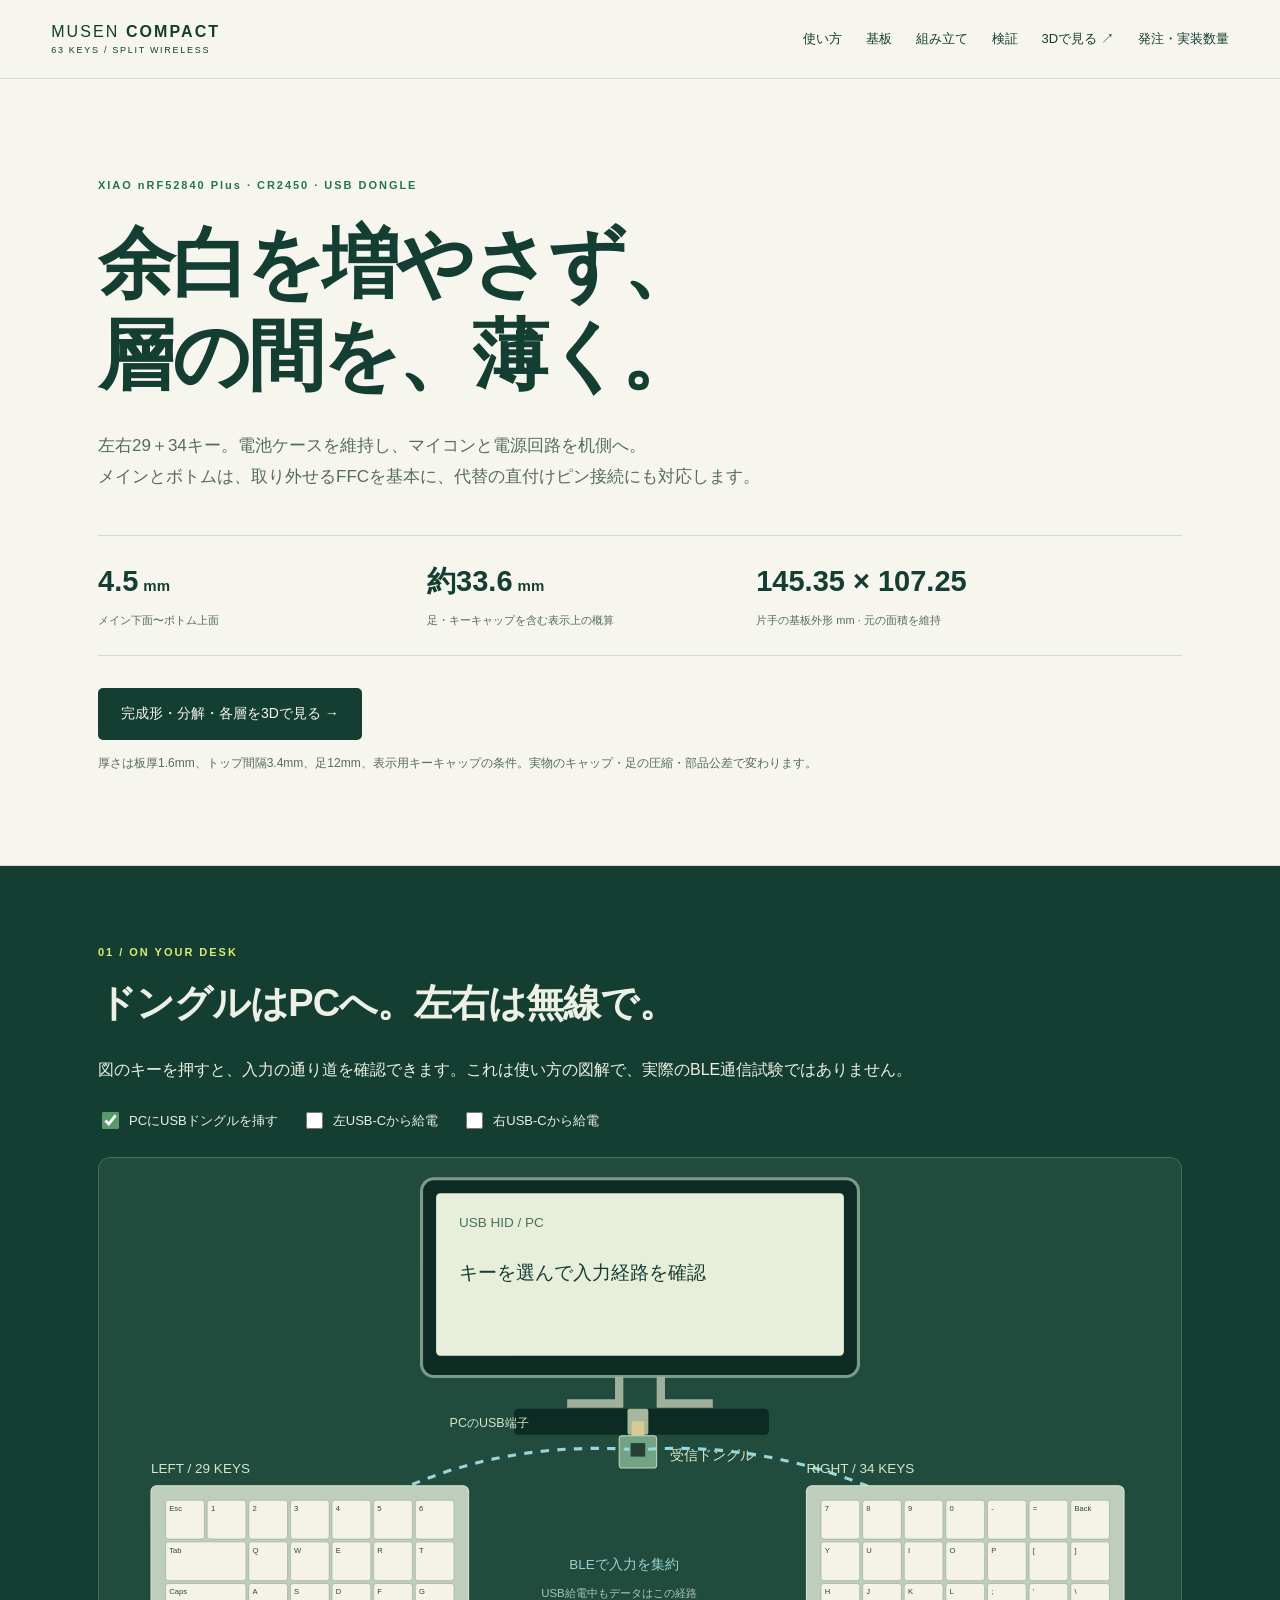
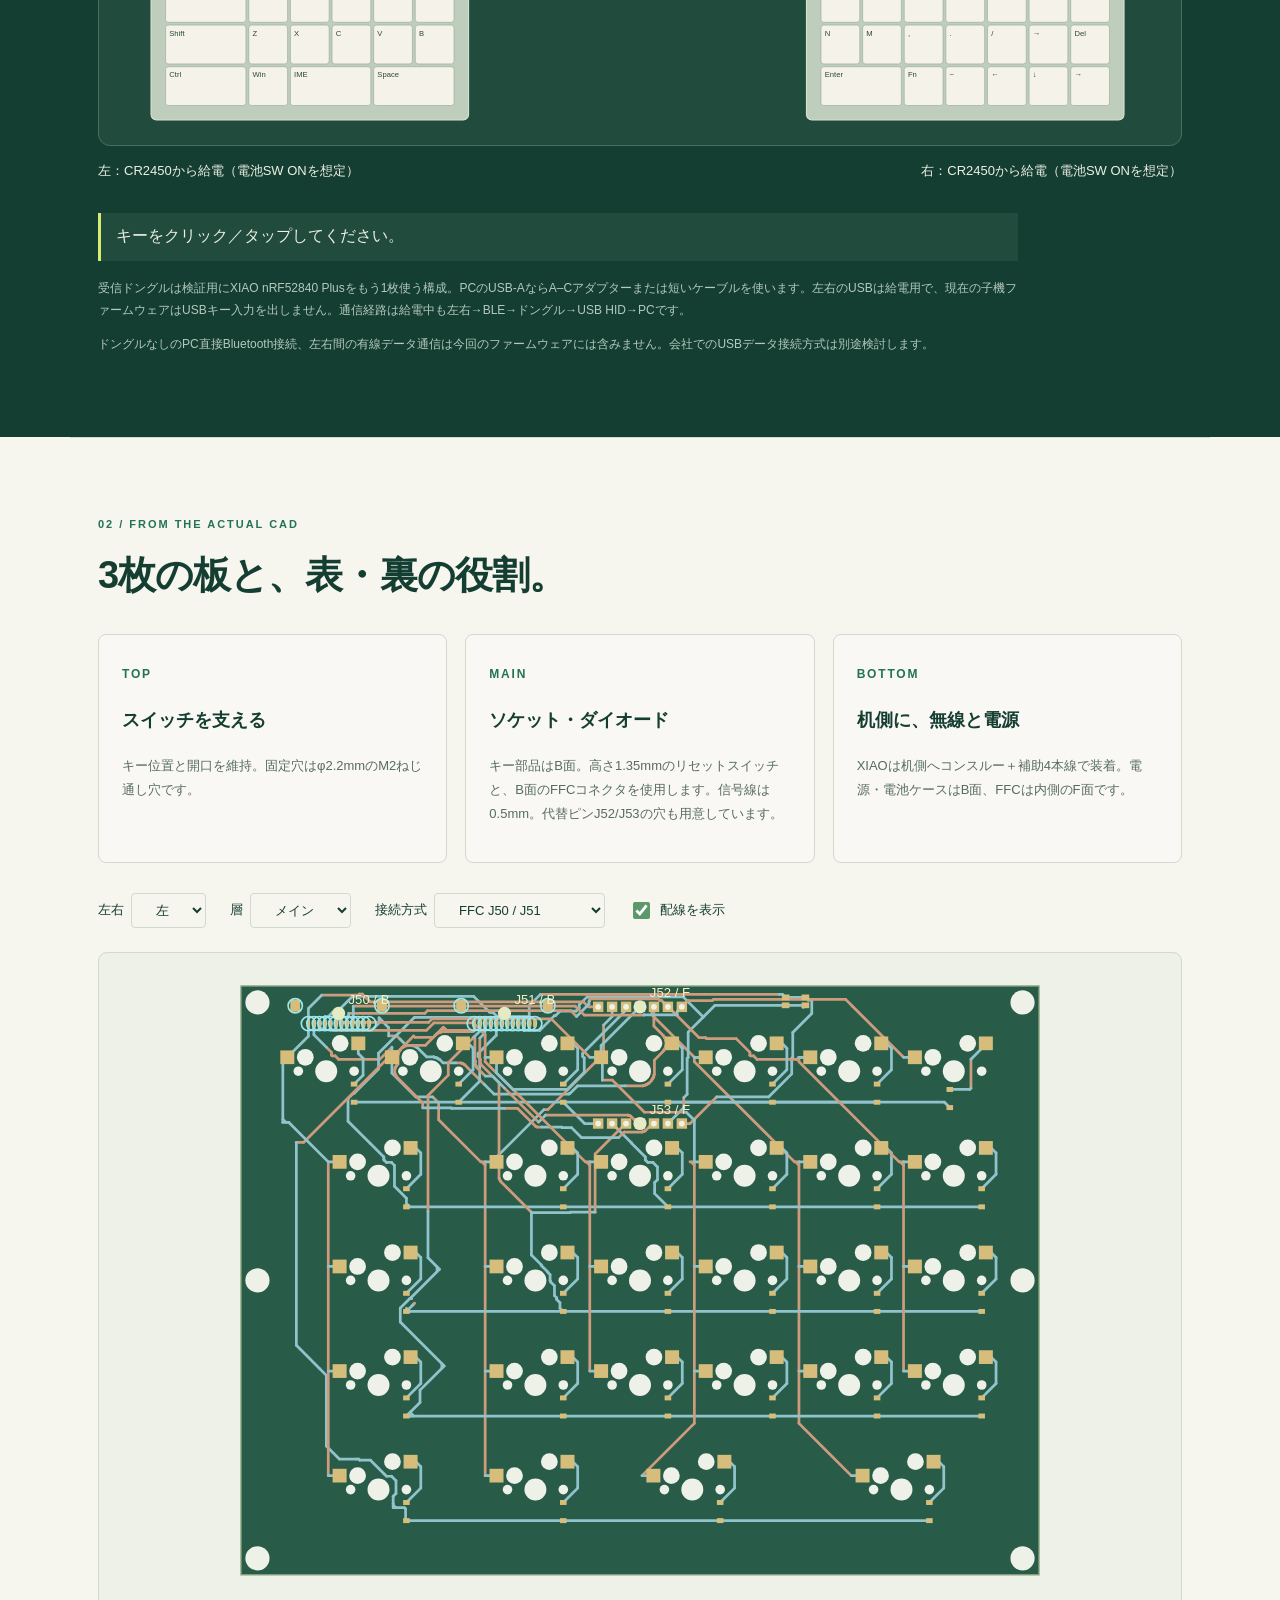
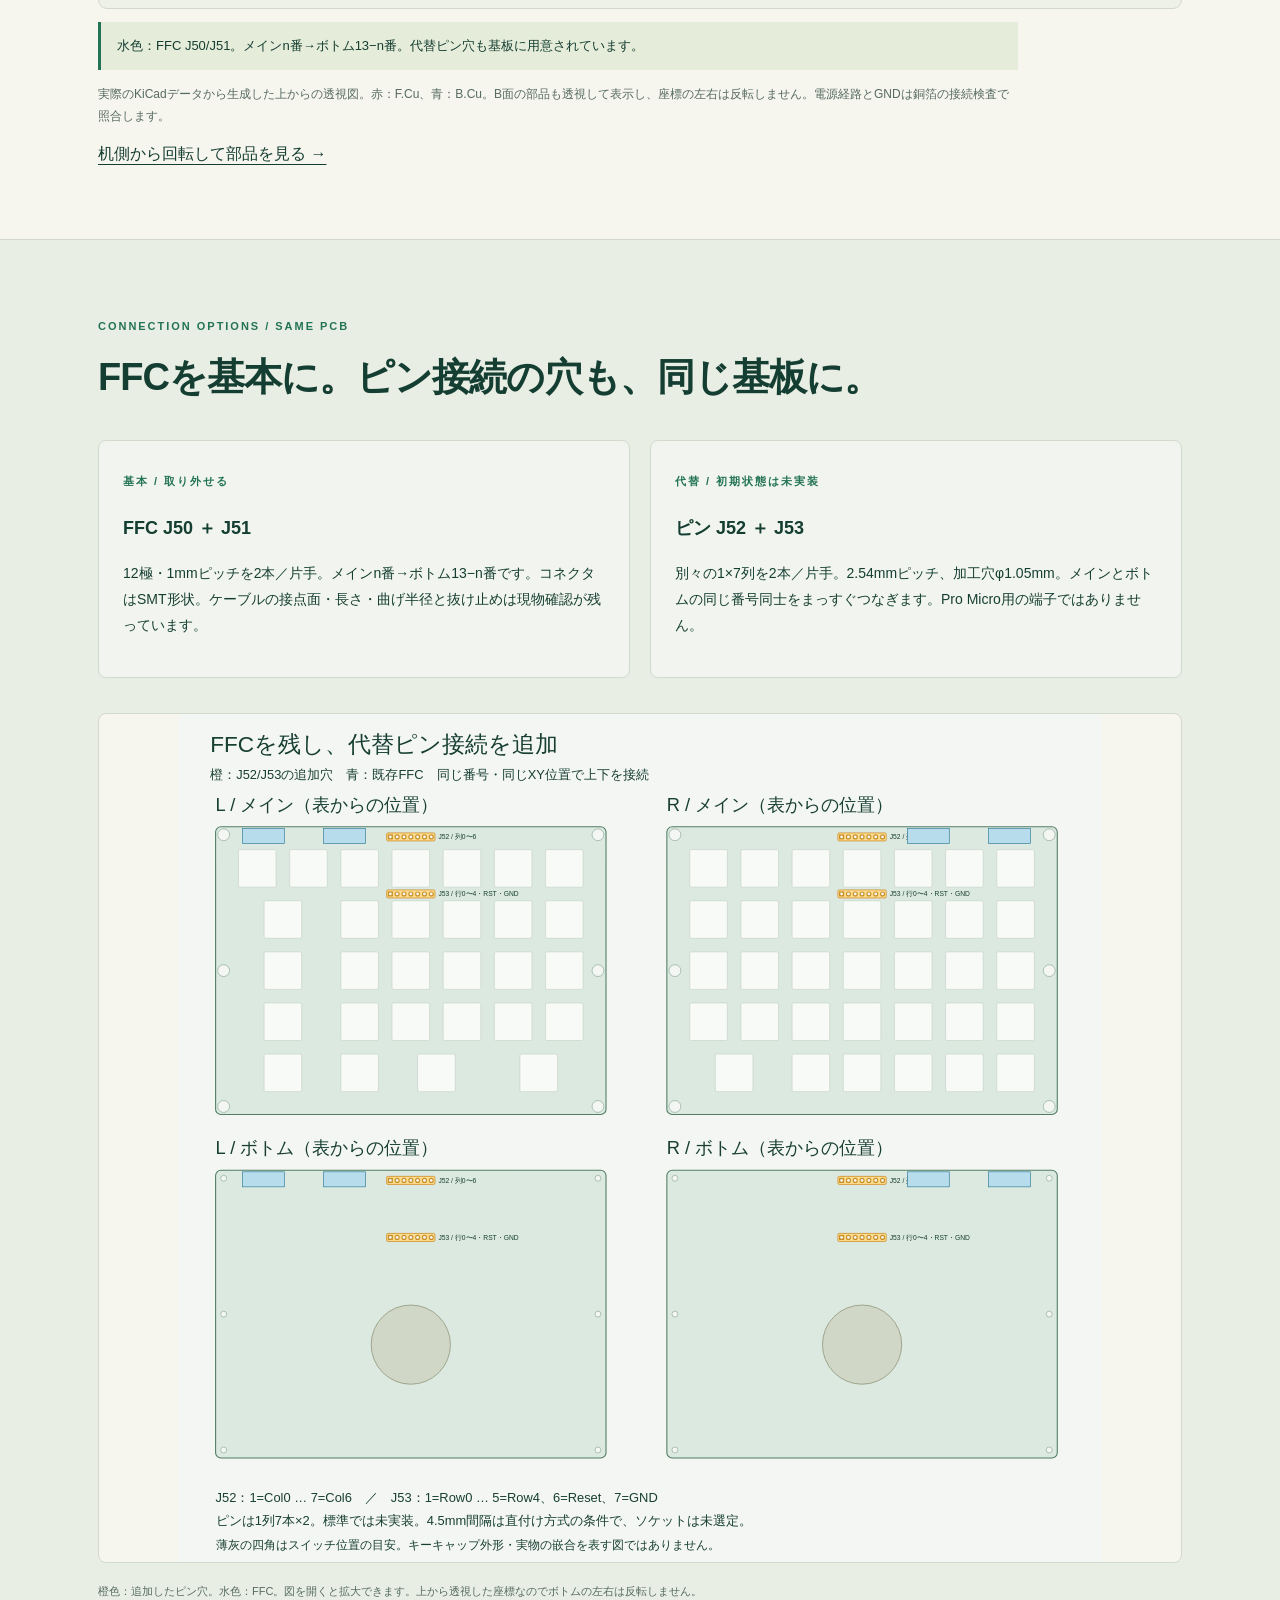
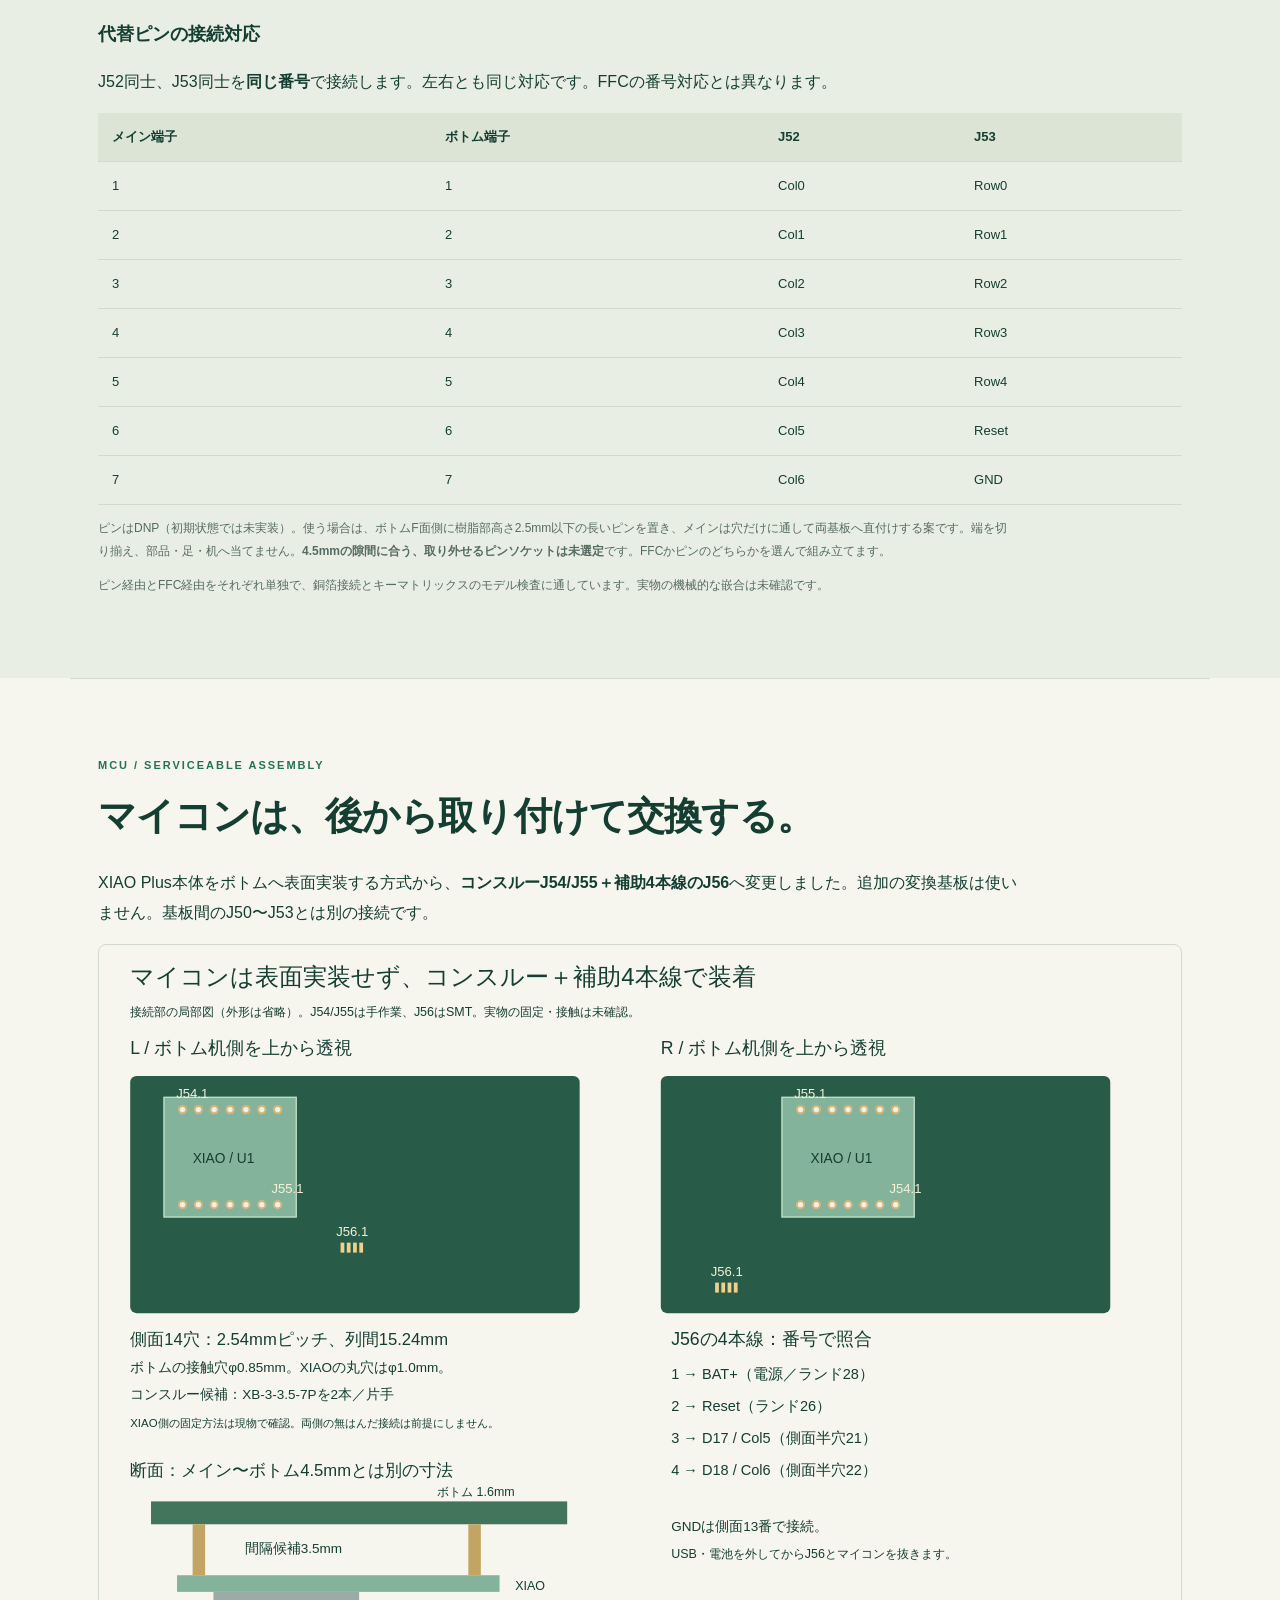
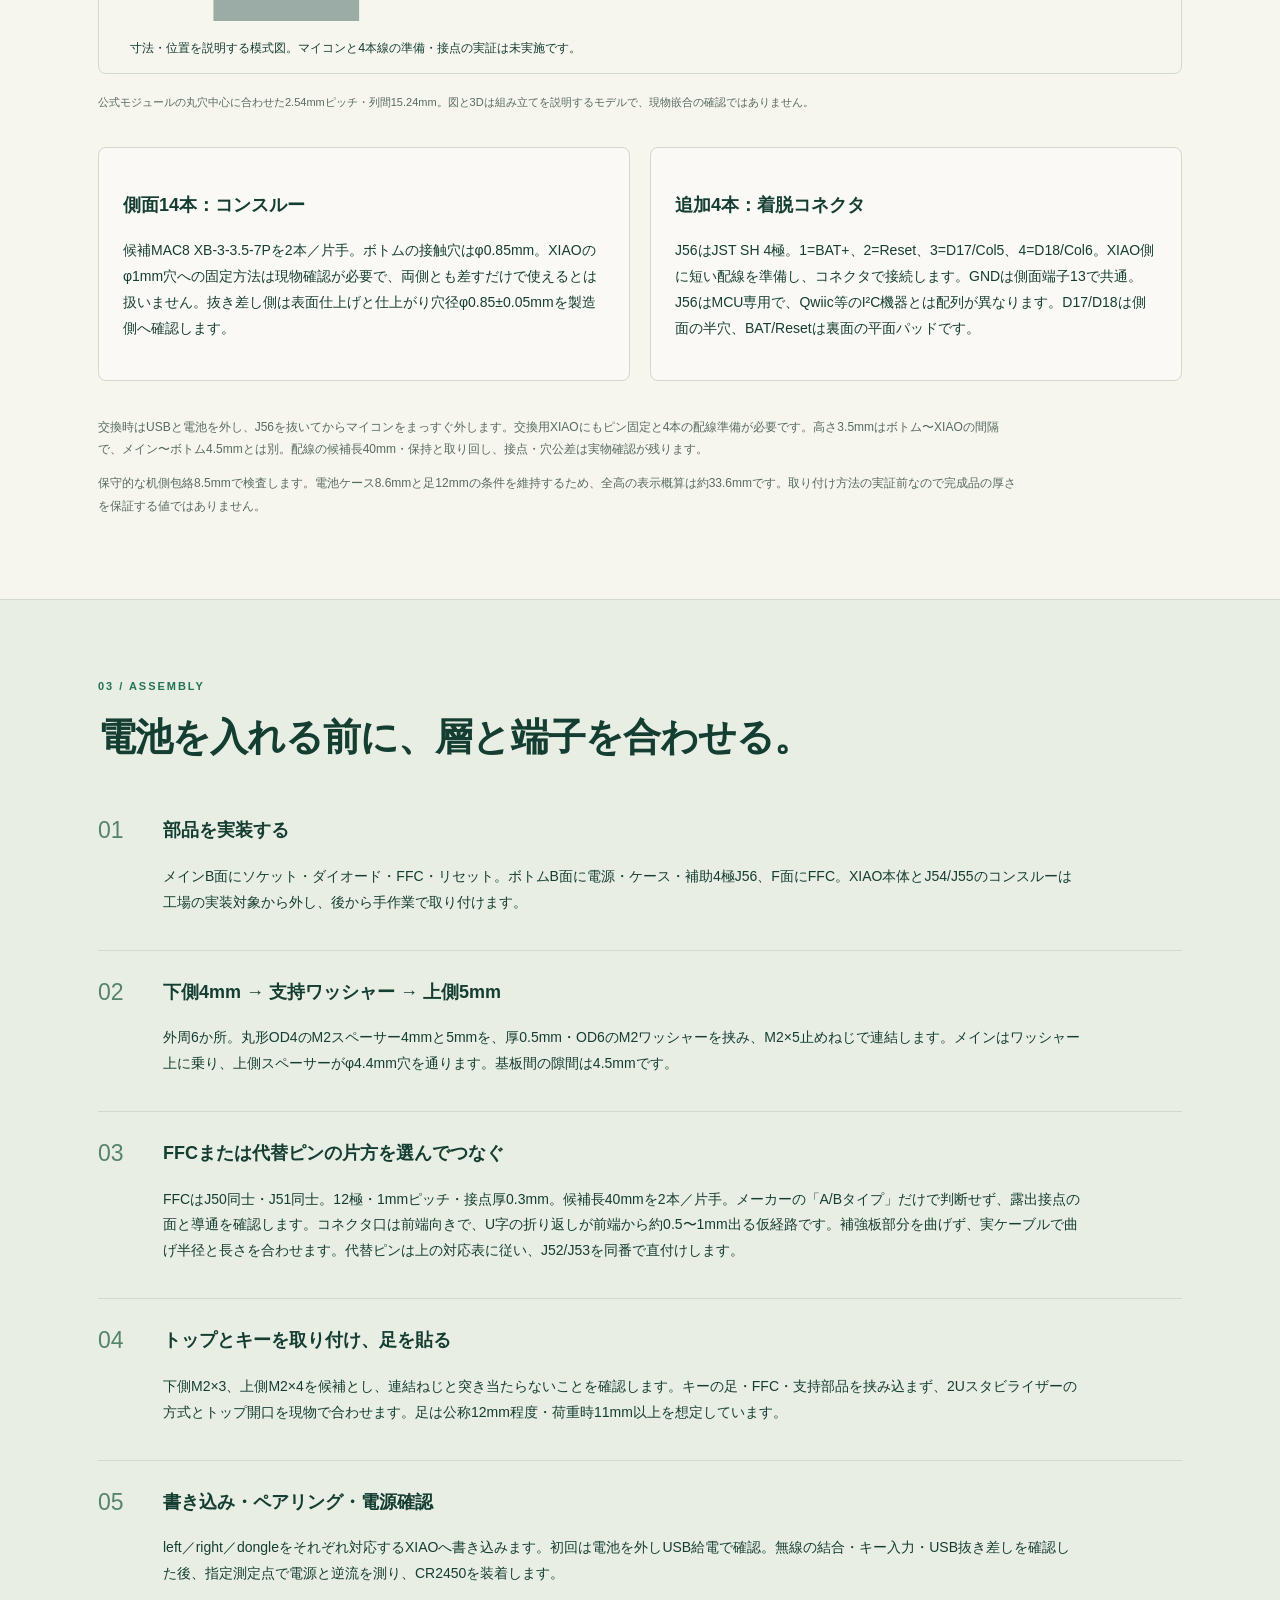
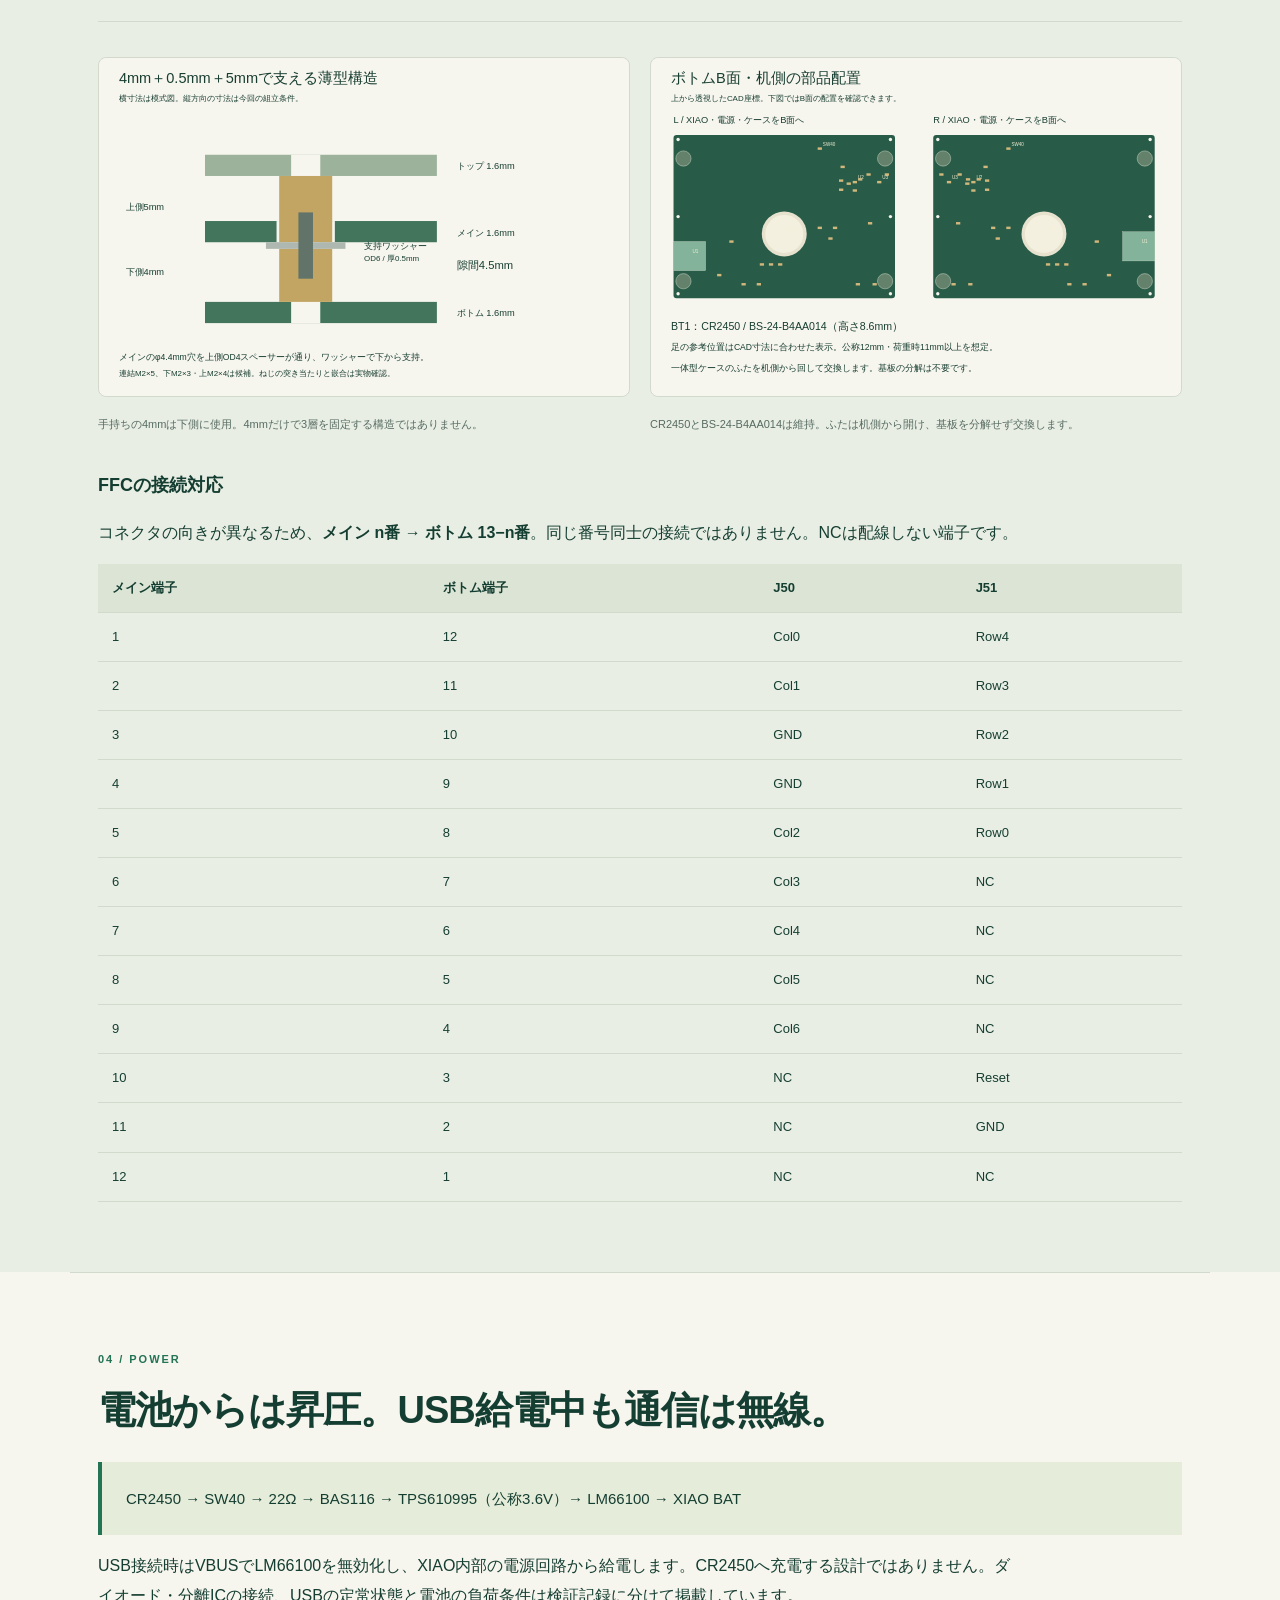
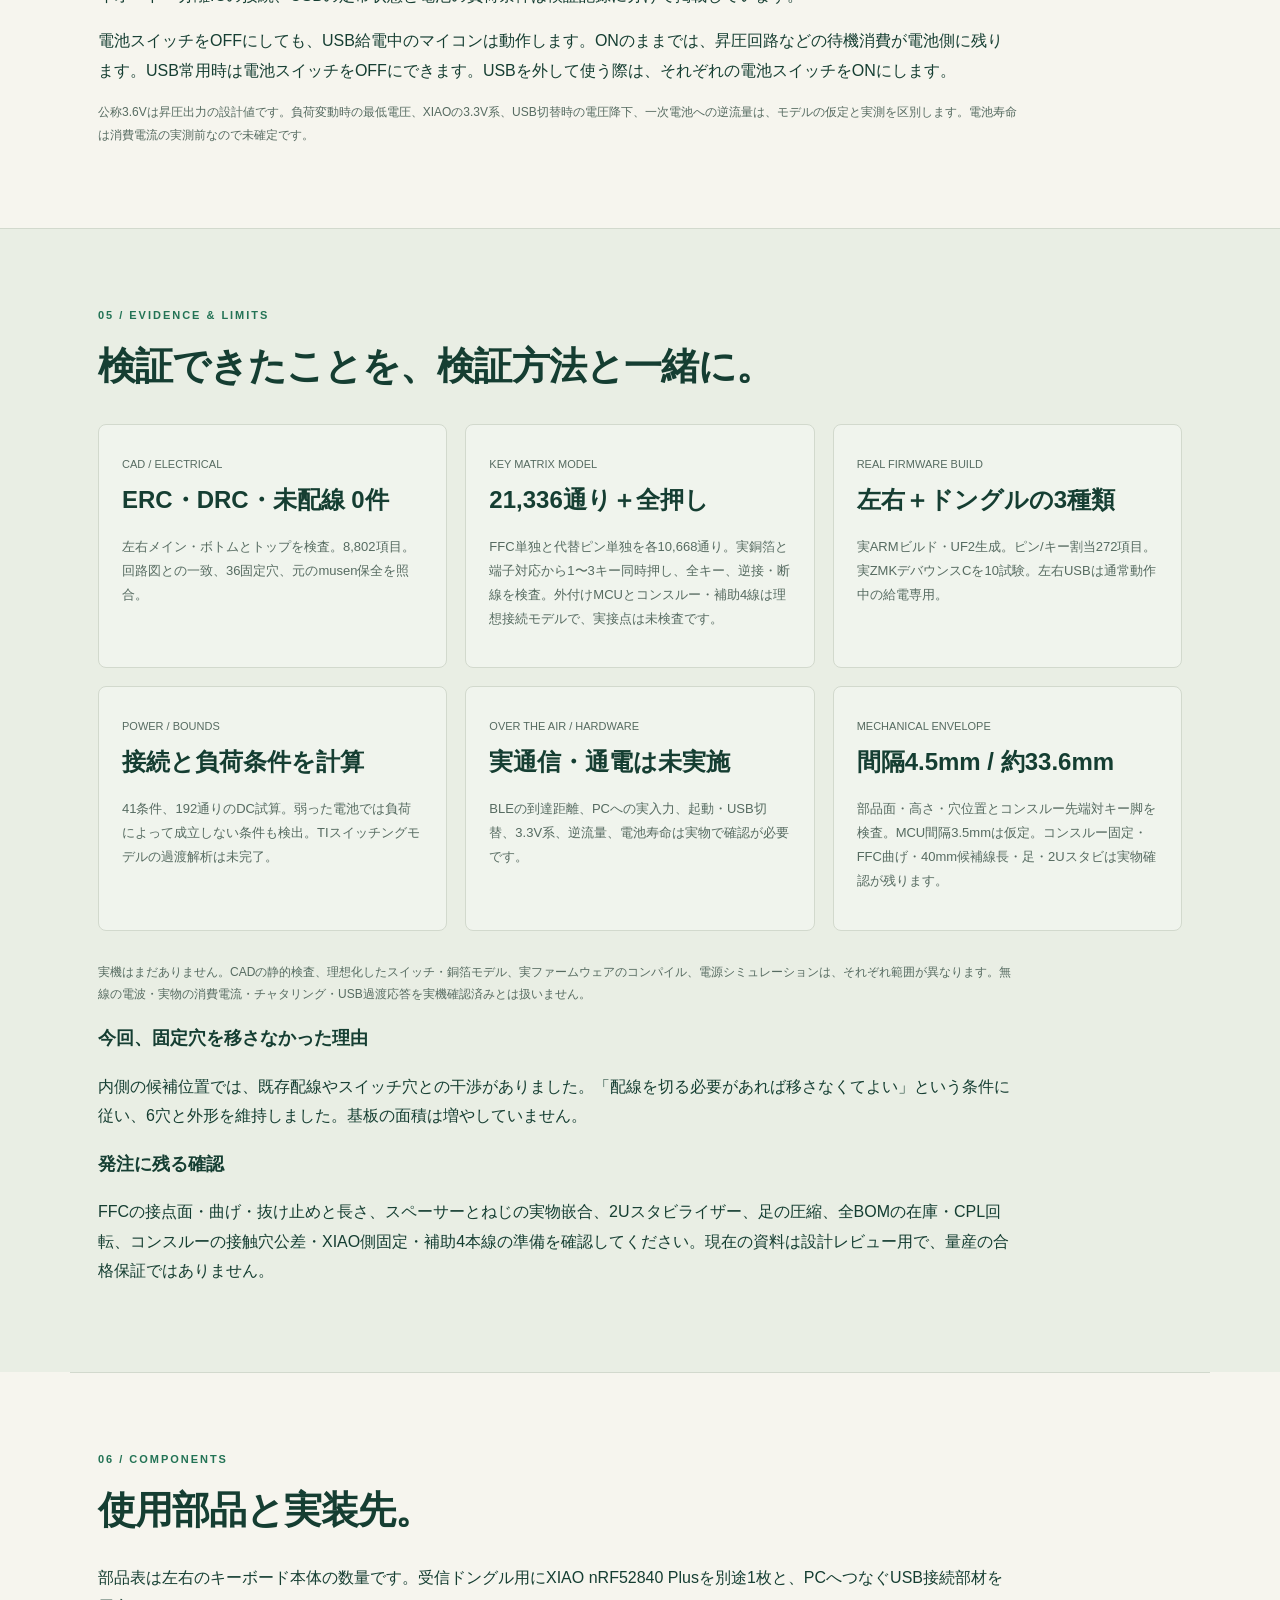
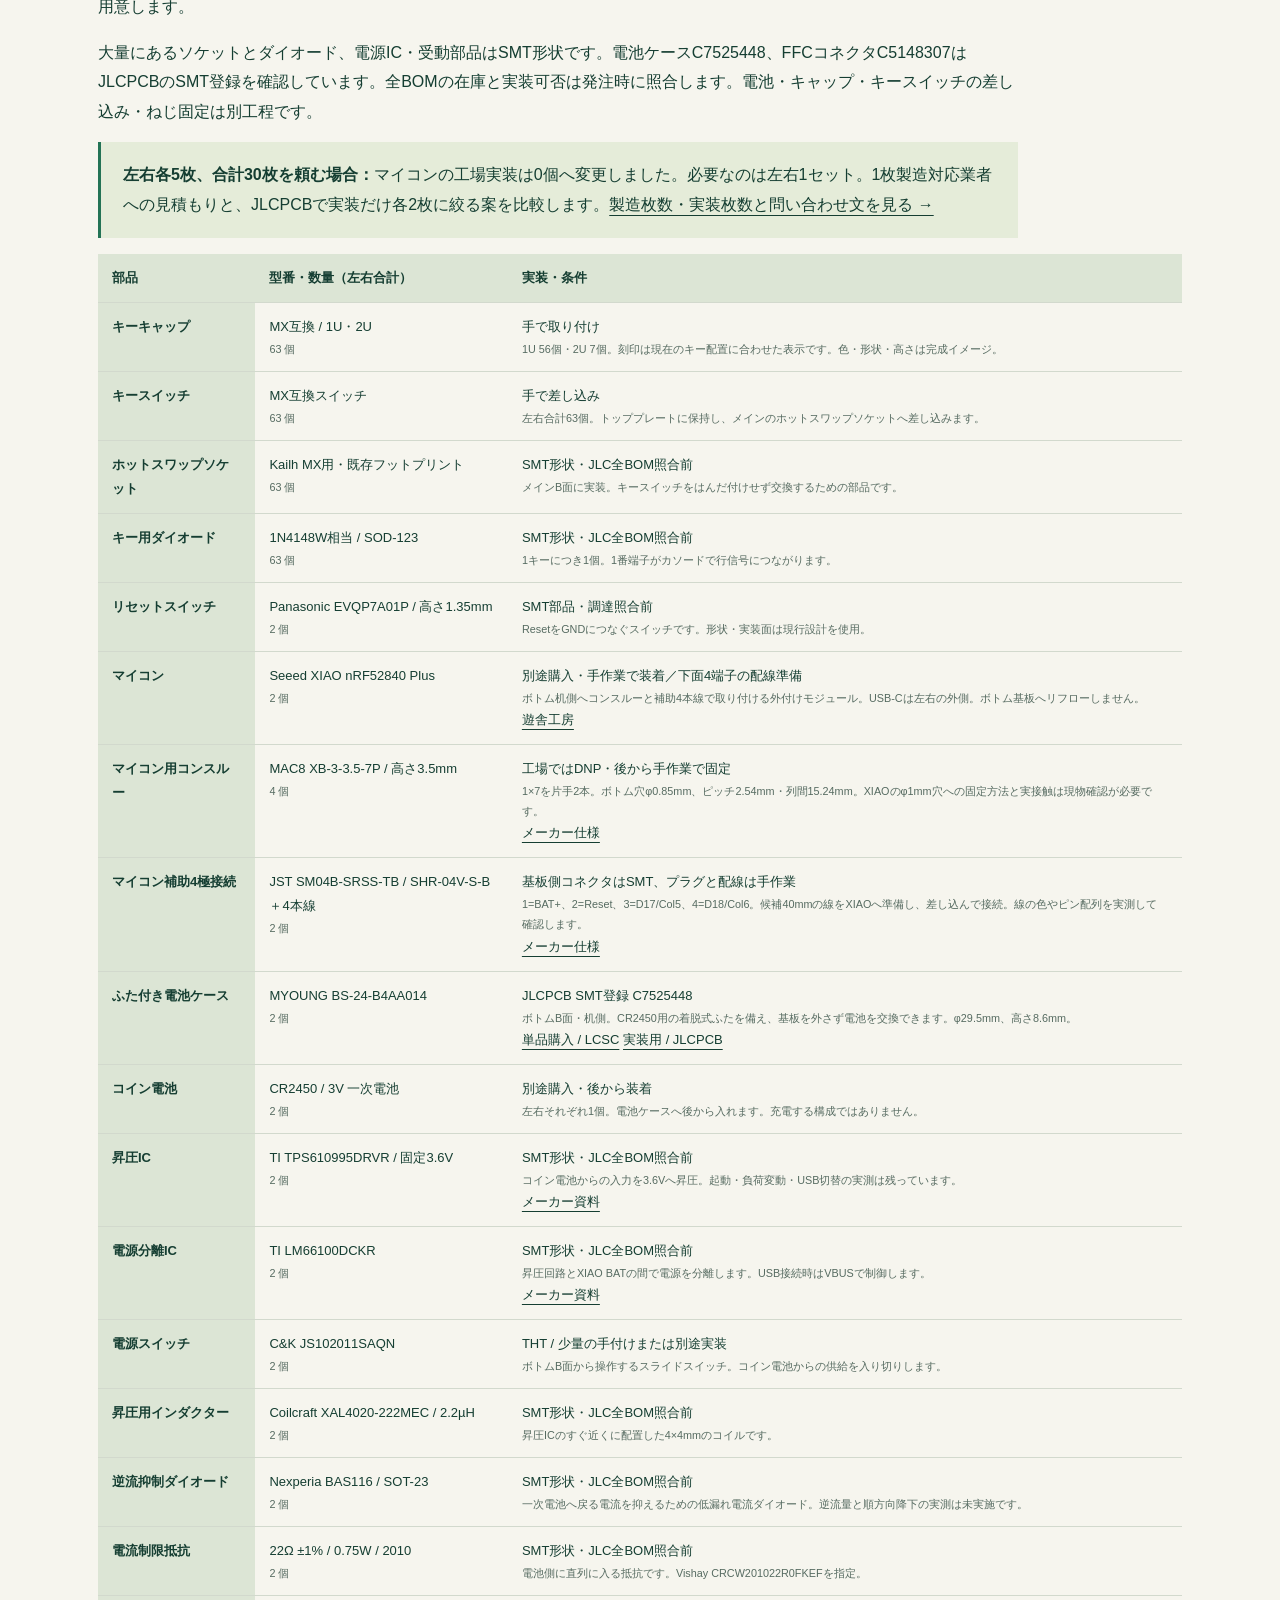
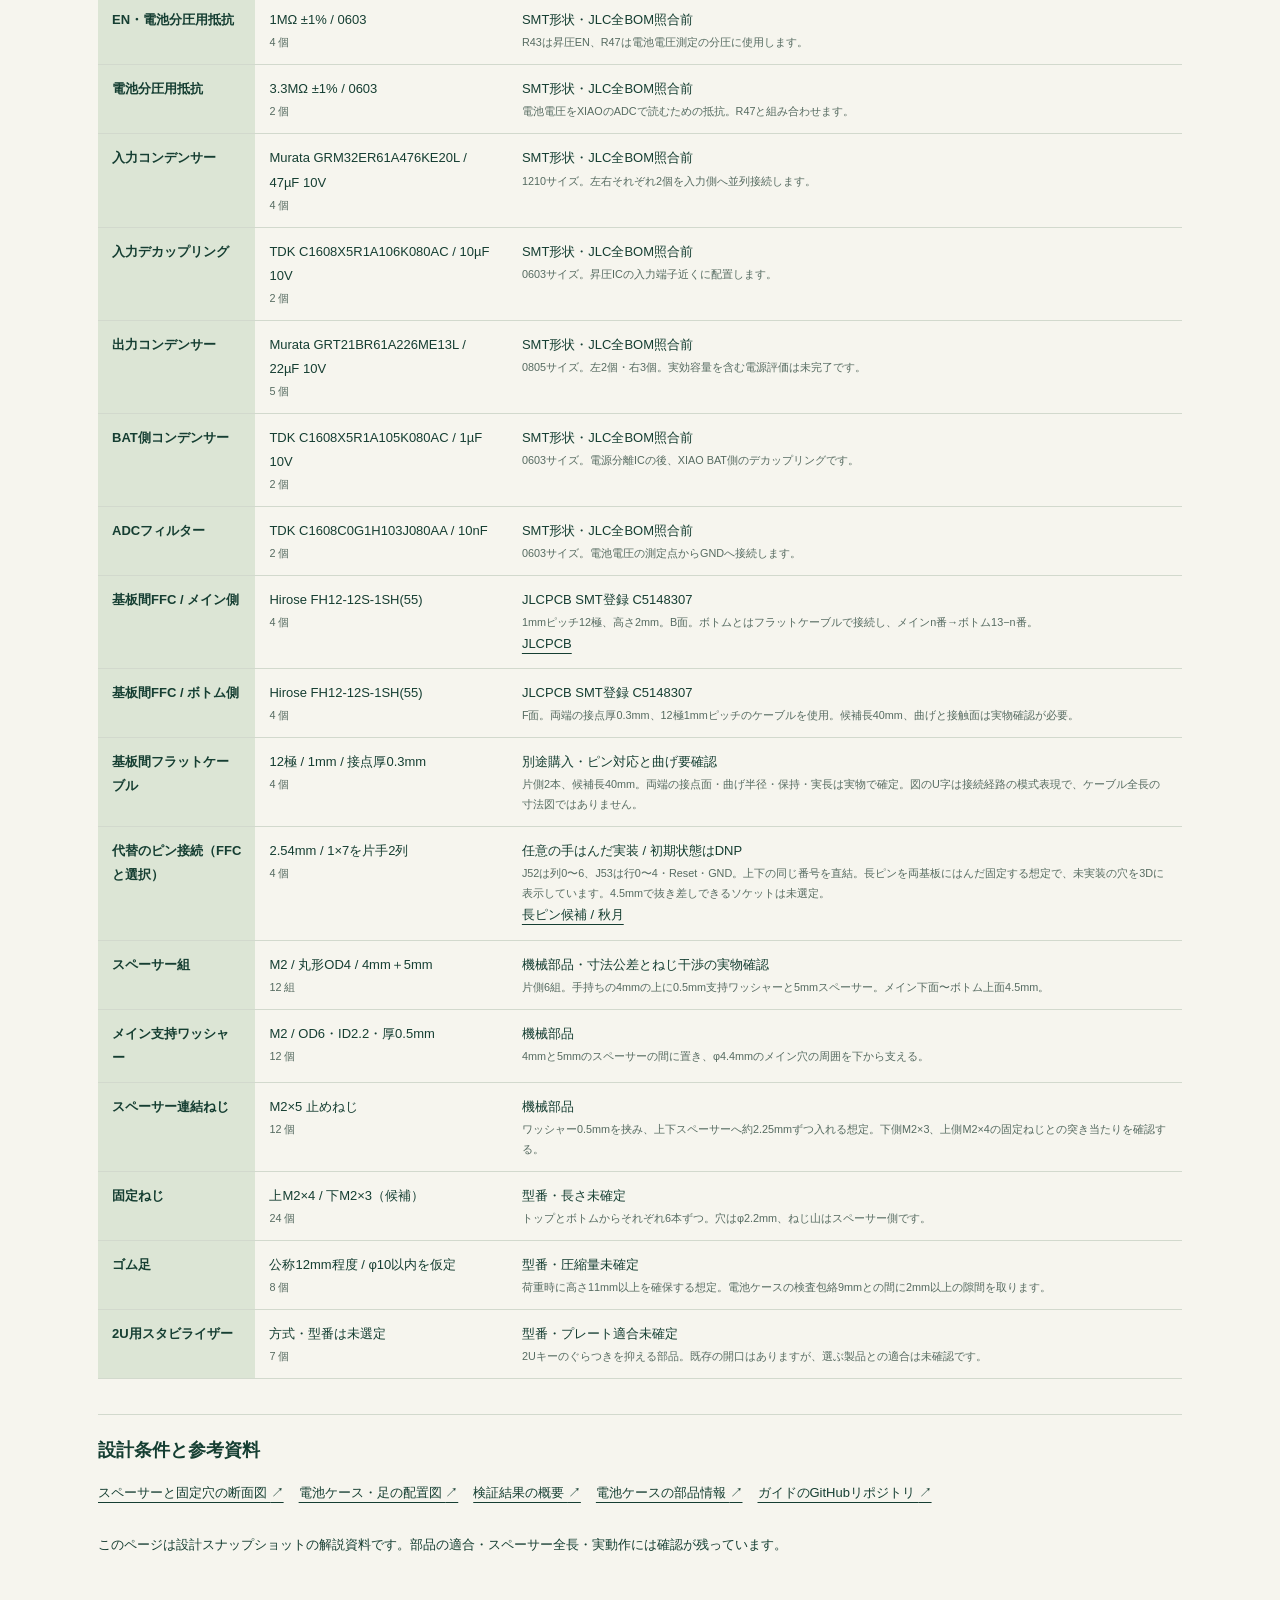
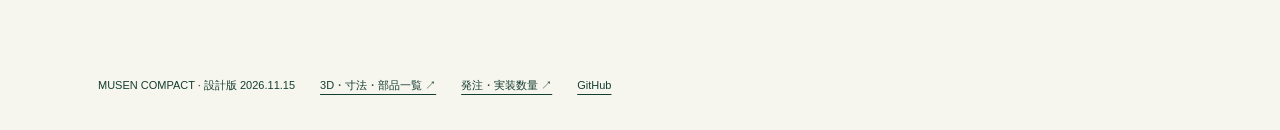
<file: index.html>
<!doctype html><html lang="ja"><head><link rel="canonical" href="https://naoki7091.github.io/keyboard-guide/"><meta property="og:title" content="Musen Compact｜薄型無線キーボード"><meta property="og:description" content="薄型の構造・PCとドングルの使い方・検証結果。"><meta property="og:url" content="https://naoki7091.github.io/keyboard-guide/"><meta charset="utf-8"><meta name="viewport" content="width=device-width,initial-scale=1"><title>Musen Compact｜薄型無線キーボード</title><meta name="description" content="薄型無線分割キーボードの構造・使い方・組み立て・検証記録"><link rel="stylesheet" href="styles.css"><script defer src="design-data.js"></script><script defer src="explorer-data.js"></script><script defer src="compact-verification.js"></script><script defer src="app.js"></script></head><body>
<header><a class="brand" href="#usage">MUSEN <b>COMPACT</b><span>63 KEYS / SPLIT WIRELESS</span></a><nav><a href="#usage">使い方</a><a href="#boards">基板</a><a href="#assembly">組み立て</a><a href="#verification">検証</a><a href="explorer.html">3Dで見る ↗</a><a href="ordering.html">発注・実装数量</a></nav></header>
<main><section class="hero wrap"><p class="eyebrow">XIAO nRF52840 Plus · CR2450 · USB DONGLE</p><h1>余白を増やさず、<br>層の間を、薄く。</h1><p class="lead">左右29＋34キー。電池ケースを維持し、マイコンと電源回路を机側へ。<br>メインとボトムは、取り外せるFFCを基本に、代替の直付けピン接続にも対応します。</p><div class="stats"><div><strong>4.5<span>mm</span></strong><small>メイン下面〜ボトム上面</small></div><div><strong>約33.6<span>mm</span></strong><small>足・キーキャップを含む表示上の概算</small></div><div><strong>145.35 × 107.25</strong><small>片手の基板外形 mm · 元の面積を維持</small></div></div><a class="button" href="explorer.html">完成形・分解・各層を3Dで見る →</a><p class="note">厚さは板厚1.6mm、トップ間隔3.4mm、足12mm、表示用キーキャップの条件。実物のキャップ・足の圧縮・部品公差で変わります。</p></section>
<section id="usage" class="section dark"><div class="wrap"><p class="eyebrow">01 / ON YOUR DESK</p><h2>ドングルはPCへ。左右は無線で。</h2><p>図のキーを押すと、入力の通り道を確認できます。これは使い方の図解で、実際のBLE通信試験ではありません。</p><div class="controls"><label><input type="checkbox" id="dongle" checked> PCにUSBドングルを挿す</label><label><input type="checkbox" id="left-usb"> 左USB-Cから給電</label><label><input type="checkbox" id="right-usb"> 右USB-Cから給電</label></div><div id="usage-view" class="usage-view"></div><div class="power-labels"><p id="left-power"></p><p id="right-power"></p></div><p id="usage-status" class="status" role="status">キーをクリック／タップしてください。</p><p class="note">受信ドングルは検証用にXIAO nRF52840 Plusをもう1枚使う構成。PCのUSB-AならA–Cアダプターまたは短いケーブルを使います。左右のUSBは給電用で、現在の子機ファームウェアはUSBキー入力を出しません。通信経路は給電中も左右→BLE→ドングル→USB HID→PCです。</p><p class="note">ドングルなしのPC直接Bluetooth接続、左右間の有線データ通信は今回のファームウェアには含みません。会社でのUSBデータ接続方式は別途検討します。</p></div></section>
<section id="boards" class="section wrap"><p class="eyebrow">02 / FROM THE ACTUAL CAD</p><h2>3枚の板と、表・裏の役割。</h2><div class="layer-grid"><article><span>TOP</span><h3>スイッチを支える</h3><p>キー位置と開口を維持。固定穴はφ2.2mmのM2ねじ通し穴です。</p></article><article><span>MAIN</span><h3>ソケット・ダイオード</h3><p>キー部品はB面。高さ1.35mmのリセットスイッチと、B面のFFCコネクタを使用します。信号線は0.5mm。代替ピンJ52/J53の穴も用意しています。</p></article><article><span>BOTTOM</span><h3>机側に、無線と電源</h3><p>XIAOは机側へコンスルー＋補助4本線で装着。電源・電池ケースはB面、FFCは内側のF面です。</p></article></div><div class="controls"><label>左右 <select id="board-hand"><option value="L">左</option><option value="R">右</option></select></label><label>層 <select id="board-role"><option value="main">メイン</option><option value="bottom">ボトム</option><option value="top">トップ</option></select></label><label>接続方式 <select id="connection-method"><option value="ffc">FFC J50 / J51</option><option value="pins">代替ピン J52 / J53</option></select></label><label><input type="checkbox" id="show-tracks" checked> 配線を表示</label></div><div class="pcb-frame" id="pcb-view"></div><p class="connection-readout" id="connection-summary" role="status"></p><p class="note">実際のKiCadデータから生成した上からの透視図。赤：F.Cu、青：B.Cu。B面の部品も透視して表示し、座標の左右は反転しません。電源経路とGNDは銅箔の接続検査で照合します。</p><a href="explorer.html">机側から回転して部品を見る →</a></section>
<section id="interconnect" class="section pale"><div class="wrap"><p class="eyebrow">CONNECTION OPTIONS / SAME PCB</p><h2>FFCを基本に。ピン接続の穴も、同じ基板に。</h2><div class="two-col connection-cards"><article><span class="eyebrow">基本 / 取り外せる</span><h3>FFC J50 ＋ J51</h3><p>12極・1mmピッチを2本／片手。メインn番→ボトム13−n番です。コネクタはSMT形状。ケーブルの接点面・長さ・曲げ半径と抜け止めは現物確認が残っています。</p></article><article><span class="eyebrow">代替 / 初期状態は未実装</span><h3>ピン J52 ＋ J53</h3><p>別々の1×7列を2本／片手。2.54mmピッチ、加工穴φ1.05mm。メインとボトムの同じ番号同士をまっすぐつなぎます。Pro Micro用の端子ではありません。</p></article></div><figure><a href="assets/pin-header-placement.svg"><img class="pin-locator" src="assets/pin-header-placement.svg" alt="左右のメイン・ボトム各基板で、橙色のJ52とJ53の14穴が同じ位置に並ぶ実CAD座標の図" loading="lazy"></a><figcaption>橙色：追加したピン穴。水色：FFC。図を開くと拡大できます。上から透視した座標なのでボトムの左右は反転しません。</figcaption></figure><h3>代替ピンの接続対応</h3><p>J52同士、J53同士を<b>同じ番号</b>で接続します。左右とも同じ対応です。FFCの番号対応とは異なります。</p><div class="table-scroll"><table><thead><tr><th>メイン端子</th><th>ボトム端子</th><th>J52</th><th>J53</th></tr></thead><tbody id="alternate-pin-table"></tbody></table></div><p class="note">ピンはDNP（初期状態では未実装）。使う場合は、ボトムF面側に樹脂部高さ2.5mm以下の長いピンを置き、メインは穴だけに通して両基板へ直付けする案です。端を切り揃え、部品・足・机へ当てません。<b>4.5mmの隙間に合う、取り外せるピンソケットは未選定</b>です。FFCかピンのどちらかを選んで組み立てます。</p><p class="note">ピン経由とFFC経由をそれぞれ単独で、銅箔接続とキーマトリックスのモデル検査に通しています。実物の機械的な嵌合は未確認です。</p></div></section>
<section id="mcu-mount" class="section wrap"><p class="eyebrow">MCU / SERVICEABLE ASSEMBLY</p><h2>マイコンは、後から取り付けて交換する。</h2><p>XIAO Plus本体をボトムへ表面実装する方式から、<b>コンスルーJ54/J55＋補助4本線のJ56</b>へ変更しました。追加の変換基板は使いません。基板間のJ50〜J53とは別の接続です。</p><figure><img src="assets/mcu-conthrough.svg" alt="ボトム机側の14穴とJ56、コンスルー3.5mmの断面、補助4端子の対応" loading="lazy"><figcaption>公式モジュールの丸穴中心に合わせた2.54mmピッチ・列間15.24mm。図と3Dは組み立てを説明するモデルで、現物嵌合の確認ではありません。</figcaption></figure><div class="two-col connection-cards"><article><h3>側面14本：コンスルー</h3><p>候補MAC8 XB-3-3.5-7Pを2本／片手。ボトムの接触穴はφ0.85mm。XIAOのφ1mm穴への固定方法は現物確認が必要で、両側とも差すだけで使えるとは扱いません。抜き差し側は表面仕上げと仕上がり穴径φ0.85±0.05mmを製造側へ確認します。</p></article><article><h3>追加4本：着脱コネクタ</h3><p>J56はJST SH 4極。1=BAT+、2=Reset、3=D17/Col5、4=D18/Col6。XIAO側に短い配線を準備し、コネクタで接続します。GNDは側面端子13で共通。J56はMCU専用で、Qwiic等のI²C機器とは配列が異なります。D17/D18は側面の半穴、BAT/Resetは裏面の平面パッドです。</p></article></div><p class="note">交換時はUSBと電池を外し、J56を抜いてからマイコンをまっすぐ外します。交換用XIAOにもピン固定と4本の配線準備が必要です。高さ3.5mmはボトム〜XIAOの間隔で、メイン〜ボトム4.5mmとは別。配線の候補長40mm・保持と取り回し、接点・穴公差は実物確認が残ります。</p><p class="note">保守的な机側包絡8.5mmで検査します。電池ケース8.6mmと足12mmの条件を維持するため、全高の表示概算は約33.6mmです。取り付け方法の実証前なので完成品の厚さを保証する値ではありません。</p></section>
<section id="assembly" class="section pale"><div class="wrap"><p class="eyebrow">03 / ASSEMBLY</p><h2>電池を入れる前に、層と端子を合わせる。</h2><ol class="steps"><li><h3>部品を実装する</h3><p>メインB面にソケット・ダイオード・FFC・リセット。ボトムB面に電源・ケース・補助4極J56、F面にFFC。XIAO本体とJ54/J55のコンスルーは工場の実装対象から外し、後から手作業で取り付けます。</p></li><li><h3>下側4mm → 支持ワッシャー → 上側5mm</h3><p>外周6か所。丸形OD4のM2スペーサー4mmと5mmを、厚0.5mm・OD6のM2ワッシャーを挟み、M2×5止めねじで連結します。メインはワッシャー上に乗り、上側スペーサーがφ4.4mm穴を通ります。基板間の隙間は4.5mmです。</p></li><li><h3>FFCまたは代替ピンの片方を選んでつなぐ</h3><p>FFCはJ50同士・J51同士。12極・1mmピッチ・接点厚0.3mm。候補長40mmを2本／片手。メーカーの「A/Bタイプ」だけで判断せず、露出接点の面と導通を確認します。コネクタ口は前端向きで、U字の折り返しが前端から約0.5〜1mm出る仮経路です。補強板部分を曲げず、実ケーブルで曲げ半径と長さを合わせます。代替ピンは上の対応表に従い、J52/J53を同番で直付けします。</p></li><li><h3>トップとキーを取り付け、足を貼る</h3><p>下側M2×3、上側M2×4を候補とし、連結ねじと突き当たらないことを確認します。キーの足・FFC・支持部品を挟み込まず、2Uスタビライザーの方式とトップ開口を現物で合わせます。足は公称12mm程度・荷重時11mm以上を想定しています。</p></li><li><h3>書き込み・ペアリング・電源確認</h3><p>left／right／dongleをそれぞれ対応するXIAOへ書き込みます。初回は電池を外しUSB給電で確認。無線の結合・キー入力・USB抜き差しを確認した後、指定測定点で電源と逆流を測り、CR2450を装着します。</p></li></ol><div class="two-col"><figure><img src="assets/mounting-section.svg" alt="4mm下側スペーサー、0.5mm支持ワッシャー、5mm上側スペーサーの断面"><figcaption>手持ちの4mmは下側に使用。4mmだけで3層を固定する構造ではありません。</figcaption></figure><figure><img src="assets/battery-service.svg" alt="机側のXIAO、電源部品と電池ケースの配置"><figcaption>CR2450とBS-24-B4AA014は維持。ふたは机側から開け、基板を分解せず交換します。</figcaption></figure></div><h3>FFCの接続対応</h3><p>コネクタの向きが異なるため、<b>メイン n番 → ボトム 13−n番</b>。同じ番号同士の接続ではありません。NCは配線しない端子です。</p><div class="table-scroll"><table><thead><tr><th>メイン端子</th><th>ボトム端子</th><th>J50</th><th>J51</th></tr></thead><tbody id="pin-table"></tbody></table></div></div></section>
<section class="section wrap" id="power"><p class="eyebrow">04 / POWER</p><h2>電池からは昇圧。USB給電中も通信は無線。</h2><div class="chain">CR2450 → SW40 → 22Ω → BAS116 → TPS610995（公称3.6V）→ LM66100 → XIAO BAT</div><p>USB接続時はVBUSでLM66100を無効化し、XIAO内部の電源回路から給電します。CR2450へ充電する設計ではありません。ダイオード・分離ICの接続、USBの定常状態と電池の負荷条件は検証記録に分けて掲載しています。</p><p>電池スイッチをOFFにしても、USB給電中のマイコンは動作します。ONのままでは、昇圧回路などの待機消費が電池側に残ります。USB常用時は電池スイッチをOFFにできます。USBを外して使う際は、それぞれの電池スイッチをONにします。</p><p class="note">公称3.6Vは昇圧出力の設計値です。負荷変動時の最低電圧、XIAOの3.3V系、USB切替時の電圧降下、一次電池への逆流量は、モデルの仮定と実測を区別します。電池寿命は消費電流の実測前なので未確定です。</p></section>
<section class="section pale" id="verification"><div class="wrap"><p class="eyebrow">05 / EVIDENCE & LIMITS</p><h2>検証できたことを、検証方法と一緒に。</h2><div id="verification-results" class="verification-grid"></div><p class="note">実機はまだありません。CADの静的検査、理想化したスイッチ・銅箔モデル、実ファームウェアのコンパイル、電源シミュレーションは、それぞれ範囲が異なります。無線の電波・実物の消費電流・チャタリング・USB過渡応答を実機確認済みとは扱いません。</p><h3>今回、固定穴を移さなかった理由</h3><p>内側の候補位置では、既存配線やスイッチ穴との干渉がありました。「配線を切る必要があれば移さなくてよい」という条件に従い、6穴と外形を維持しました。基板の面積は増やしていません。</p><h3>発注に残る確認</h3><p>FFCの接点面・曲げ・抜け止めと長さ、スペーサーとねじの実物嵌合、2Uスタビライザー、足の圧縮、全BOMの在庫・CPL回転、コンスルーの接触穴公差・XIAO側固定・補助4本線の準備を確認してください。現在の資料は設計レビュー用で、量産の合格保証ではありません。</p></div></section>
<section class="section wrap" id="parts"><p class="eyebrow">06 / COMPONENTS</p><h2>使用部品と実装先。</h2><p>部品表は左右のキーボード本体の数量です。受信ドングル用にXIAO nRF52840 Plusを別途1枚と、PCへつなぐUSB接続部材を用意します。</p><p>大量にあるソケットとダイオード、電源IC・受動部品はSMT形状です。電池ケースC7525448、FFCコネクタC5148307はJLCPCBのSMT登録を確認しています。全BOMの在庫と実装可否は発注時に照合します。電池・キャップ・キースイッチの差し込み・ねじ固定は別工程です。</p><p class="order-link"><b>左右各5枚、合計30枚を頼む場合：</b>マイコンの工場実装は0個へ変更しました。必要なのは左右1セット。1枚製造対応業者への見積もりと、JLCPCBで実装だけ各2枚に絞る案を比較します。<a href="ordering.html">製造枚数・実装枚数と問い合わせ文を見る →</a></p><div id="parts-list" class="table-scroll"></div><div class="file-list"><h3>設計条件と参考資料</h3>
      <a href="assets/mounting-section.svg">スペーサーと固定穴の断面図 <span>↗</span></a>
      <a href="assets/battery-service.svg">電池ケース・足の配置図 <span>↗</span></a>
      <a href="verification-summary.json">検証結果の概要 <span>↗</span></a>
      <a href="https://jlcpcb.com/partdetail/MYOUNG-BS_24B4AA014/C7525448">電池ケースの部品情報 <span>↗</span></a>
      <a href="https://github.com/naoki7091/keyboard-guide">ガイドのGitHubリポジトリ <span>↗</span></a>
      <p class="small muted">このページは設計スナップショットの解説資料です。部品の適合・スペーサー全長・実動作には確認が残っています。</p>
      </div></section>
</main><footer class="wrap">MUSEN COMPACT · 設計版 2026.11.15 <a href="explorer.html">3D・寸法・部品一覧 ↗</a><a href="ordering.html">発注・実装数量 ↗</a><a href="https://github.com/naoki7091/keyboard-guide">GitHub</a></footer><noscript>インタラクティブ図にはJavaScriptが必要です。本文と組み立て条件はそのまま読めます。</noscript></body></html>
</file>
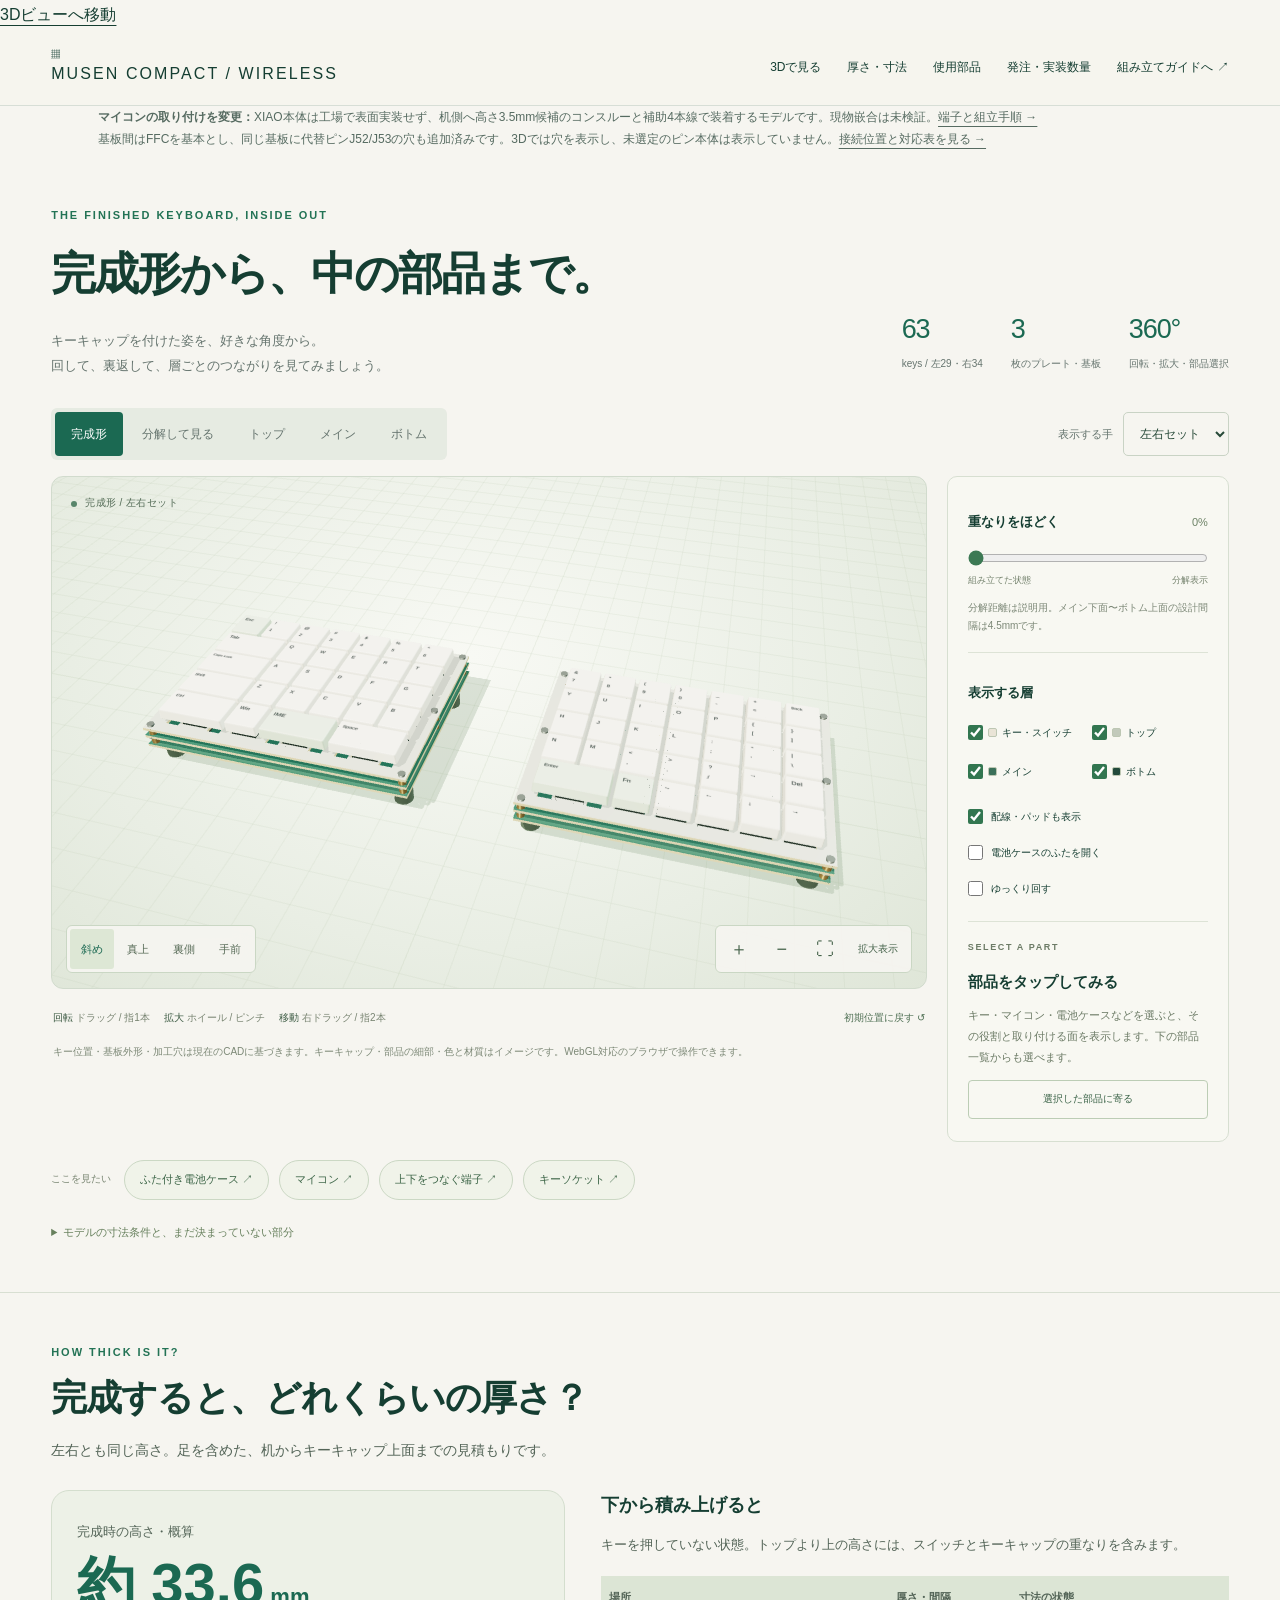
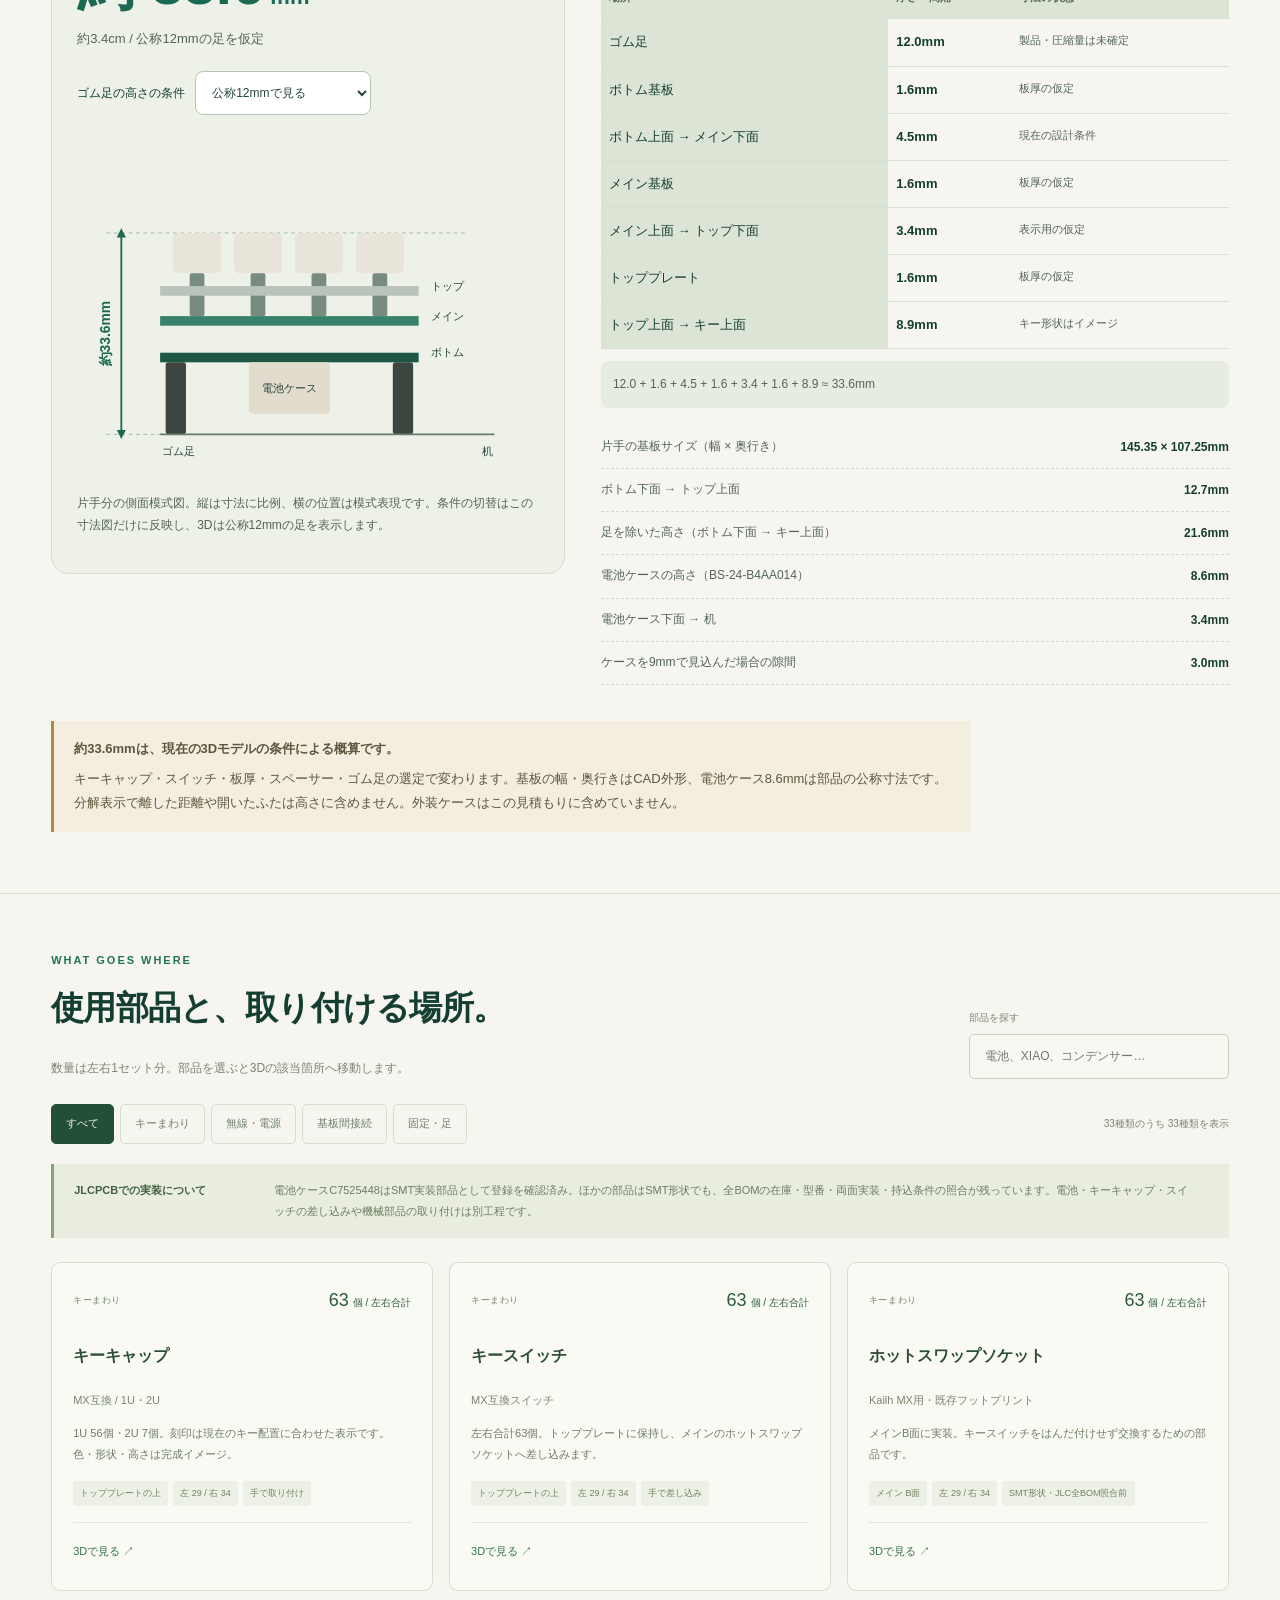
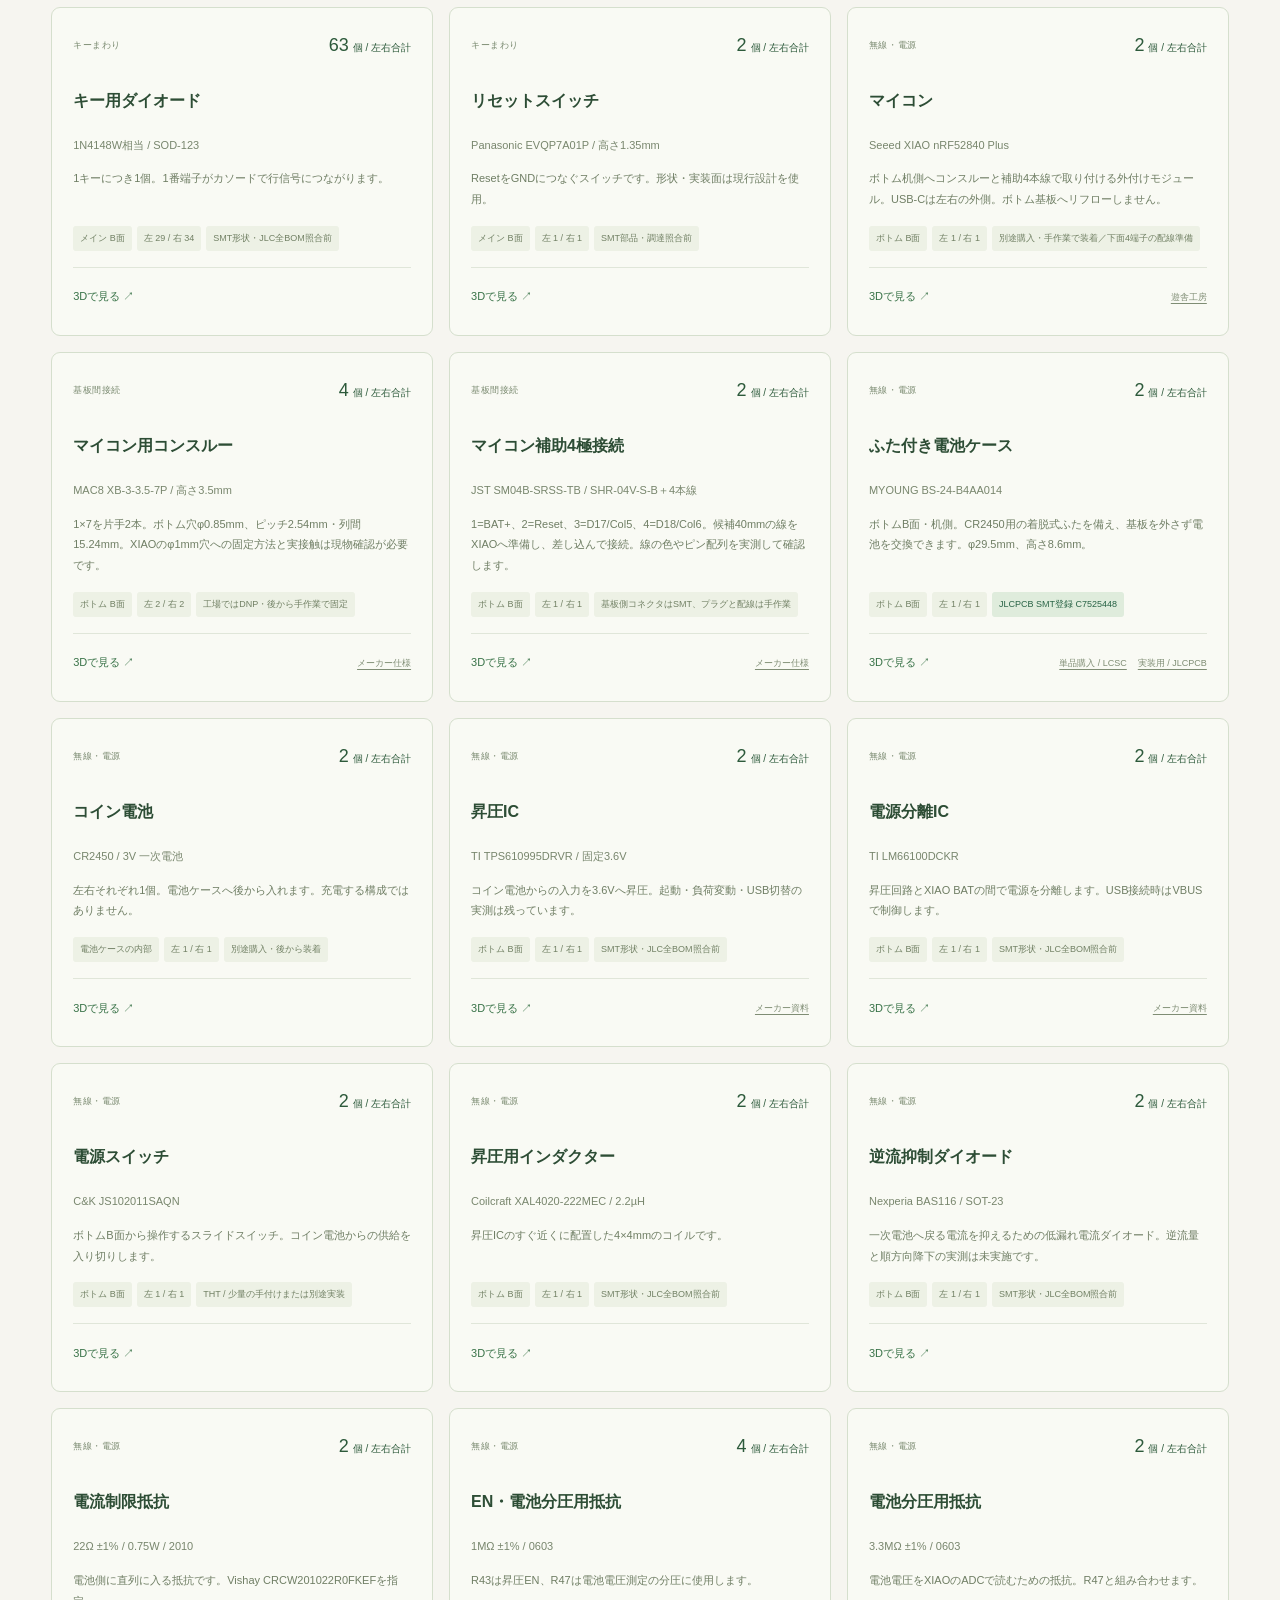
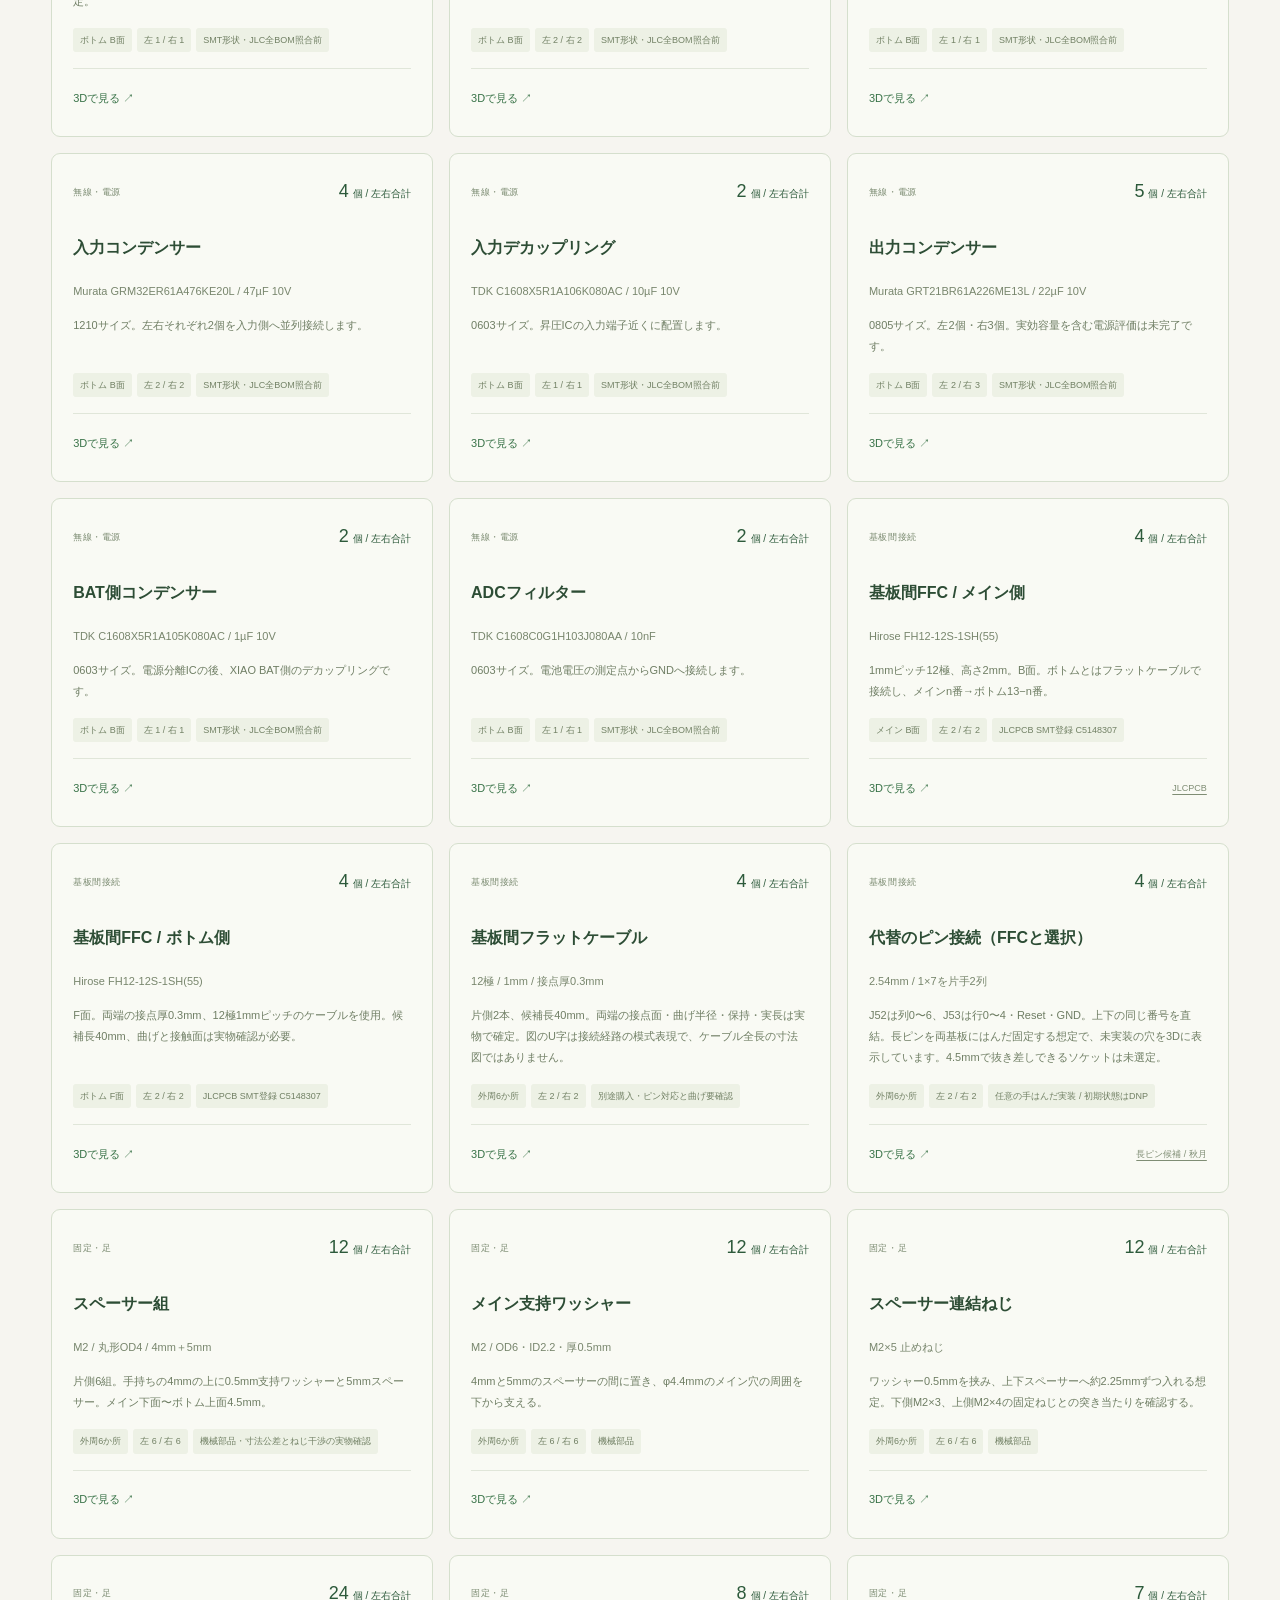
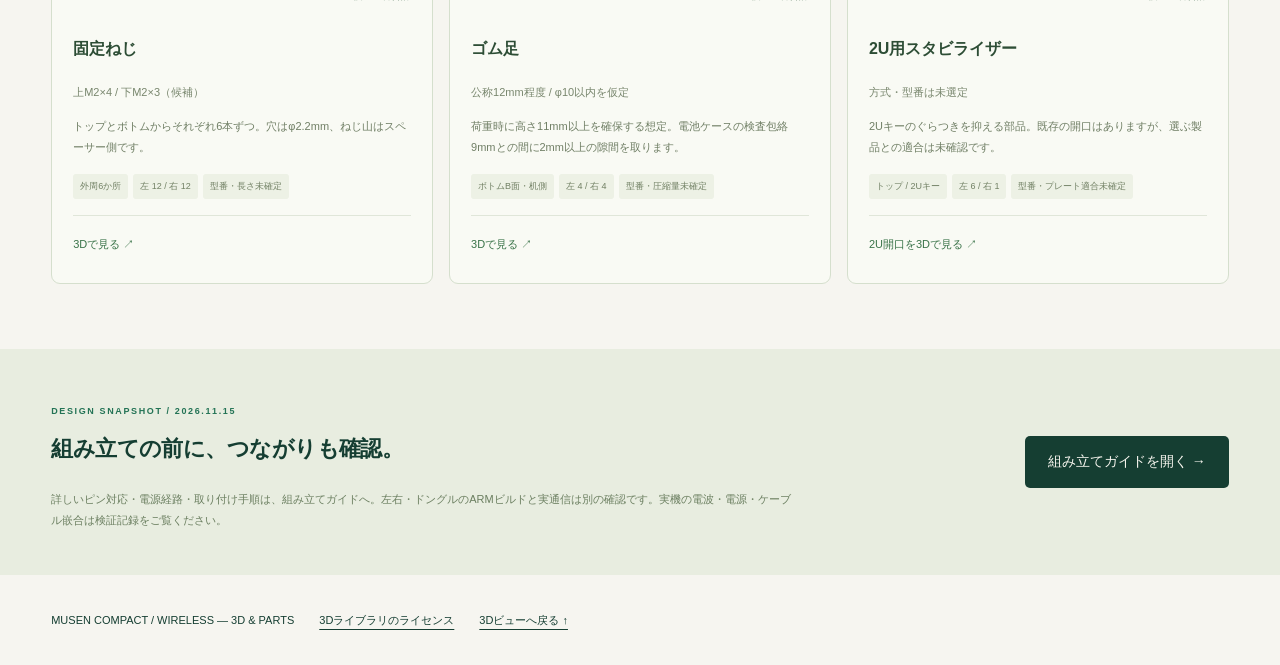
<file: explorer.html>
<!doctype html>
<html lang="ja">
<head>
  <meta charset="utf-8">
  <meta name="viewport" content="width=device-width,initial-scale=1">
  <meta name="description" content="キーキャップ付きの完成形を360度回して、3層の構造と使用部品を確認できる無線分割キーボードの3Dガイド。">
  <meta name="theme-color" content="#1b6952">
  <title>完成形と使用部品を3Dで見る｜SPLIT WIRELESS</title>
  <link rel="canonical" href="https://naoki7091.github.io/keyboard-guide/explorer.html">
  <link rel="stylesheet" href="styles.css">
  <link rel="stylesheet" href="explorer.css">
  <script src="design-data.js" defer></script>
  <script src="explorer-data.js" defer></script>
  <script src="explorer.bundle.js" defer></script>
</head>
<body class="explorer-page">
  <a class="skip" href="#viewer">3Dビューへ移動</a>
  <header class="e-header"><a class="brand" href="index.html"><span class="brand-mark" aria-hidden="true">▦</span> MUSEN COMPACT / WIRELESS</a><nav aria-label="ページ内ナビゲーション"><a href="#viewer">3Dで見る</a><a href="#dimensions">厚さ・寸法</a><a href="#parts">使用部品</a><a href="ordering.html">発注・実装数量</a><a href="index.html">組み立てガイドへ ↗</a></nav></header>
  <main>
    <p class="wrap note"><b>マイコンの取り付けを変更：</b>XIAO本体は工場で表面実装せず、机側へ高さ3.5mm候補のコンスルーと補助4本線で装着するモデルです。現物嵌合は未検証。<a href="index.html#mcu-mount">端子と組立手順 →</a></p>
    <p class="wrap note">基板間はFFCを基本とし、同じ基板に代替ピンJ52/J53の穴も追加済みです。3Dでは穴を表示し、未選定のピン本体は表示していません。<a href="index.html#interconnect">接続位置と対応表を見る →</a></p>
    <section class="e-intro e-wrap"><div><p class="eyebrow">THE FINISHED KEYBOARD, INSIDE OUT</p><h1>完成形から、<br class="e-mobile-br">中の部品まで。</h1><p class="e-lead">キーキャップを付けた姿を、好きな角度から。<br>回して、裏返して、層ごとのつながりを見てみましょう。</p></div><div class="e-intro-facts"><span><b>63</b>keys / 左29・右34</span><span><b>3</b>枚のプレート・基板</span><span><b>360°</b>回転・拡大・部品選択</span></div></section>
    <section class="e-workbench e-wrap" id="viewer" aria-label="キーボードの3Dビュー">
      <div class="e-toolbar"><div class="e-segmented" aria-label="表示モード"><button data-mode="assembled" aria-pressed="true">完成形</button><button data-mode="exploded" aria-pressed="false">分解して見る</button><button data-mode="top" aria-pressed="false">トップ</button><button data-mode="main" aria-pressed="false">メイン</button><button data-mode="bottom" aria-pressed="false">ボトム</button></div><label class="e-side">表示する手 <select id="hand-select"><option value="both">左右セット</option><option value="L">左手だけ</option><option value="R">右手だけ</option></select></label></div>
      <div class="e-view-grid">
        <div class="e-stage-column"><div class="e-stage" id="stage-shell"><div class="e-stage-badge"><span class="e-live-dot"></span><span id="view-label">完成形 / 左右セット</span></div><div id="three-viewport" class="e-viewport"><img id="viewer-fallback" src="assets/explorer-fallback.svg" alt="現CADのキー配置の上面図。読み込み後に薄型版の3D表示へ切り替わります。"><p id="viewer-loading" role="status">3Dモデルを準備しています…</p></div><div class="e-camera-bar" aria-label="カメラの向き"><button data-view="iso" aria-pressed="true">斜め</button><button data-view="top" aria-pressed="false">真上</button><button data-view="bottom" aria-pressed="false">裏側</button><button data-view="front" aria-pressed="false">手前</button></div><div class="e-zoom-bar"><button id="zoom-in" aria-label="拡大する">＋</button><button id="zoom-out" aria-label="縮小する">−</button><button id="fit-view" aria-label="モデルを画面に収める">⛶</button><button id="fullscreen-view" aria-label="3Dビューを全画面にする">拡大表示</button></div></div><div class="e-gestures"><span><b>回転</b> ドラッグ / 指1本</span><span><b>拡大</b> ホイール / ピンチ</span><span><b>移動</b> 右ドラッグ / 指2本</span><button id="reset-view">初期位置に戻す ↺</button></div><p class="e-model-note">キー位置・基板外形・加工穴は現在のCADに基づきます。キーキャップ・部品の細部・色と材質はイメージです。WebGL対応のブラウザで操作できます。</p></div>
        <aside class="e-controls" aria-label="表示設定と部品の説明"><section><div class="e-panel-title"><h2>重なりをほどく</h2><output id="explode-value">0%</output></div><label for="explode-3d" class="e-sr-only">層を離す量</label><input id="explode-3d" type="range" min="0" max="100" value="0"><div class="e-range-ends"><span>組み立てた状態</span><span>分解表示</span></div><p class="e-small">分解距離は説明用。メイン下面〜ボトム上面の設計間隔は4.5mmです。</p></section><section><h2>表示する層</h2><div class="e-layer-toggles"><label><input type="checkbox" data-layer="keys" checked><span class="e-swatch swatch-keys"></span>キー・スイッチ</label><label><input type="checkbox" data-layer="top" checked><span class="e-swatch swatch-top"></span>トップ</label><label><input type="checkbox" data-layer="main" checked><span class="e-swatch swatch-main"></span>メイン</label><label><input type="checkbox" data-layer="bottom" checked><span class="e-swatch swatch-bottom"></span>ボトム</label></div><label class="e-check"><input id="show-copper" type="checkbox" checked>配線・パッドも表示</label><label class="e-check"><input id="open-battery" type="checkbox">電池ケースのふたを開く</label><label class="e-check"><input id="auto-rotate" type="checkbox">ゆっくり回す</label></section><section class="e-inspector"><p class="eyebrow">SELECT A PART</p><div id="part-inspector" aria-live="polite"><h2>部品をタップしてみる</h2><p>キーや電池ケースなどを選ぶと、役割と取り付け位置を表示します。</p></div><button id="focus-selection" class="e-outline-button" disabled>選択した部品に寄る</button></section></aside>
      </div>
      <div class="e-shortcuts" aria-label="よく見る部品"><span>ここを見たい</span><button data-focus="battery-case">ふた付き電池ケース ↗</button><button data-focus="mcu">マイコン ↗</button><button data-focus="header-sockets">上下をつなぐ端子 ↗</button><button data-focus="key-sockets">キーソケット ↗</button></div>
      <details class="e-dimensions"><summary>モデルの寸法条件と、まだ決まっていない部分</summary><p>各基板は145.35×107.25mm。メイン下面〜ボトム上面は4.5mm。表示用に基板・トップ厚を1.6mm、メイン上面〜トップ下面を3.4mmと仮定しています。OD4の下側4mmと上側5mmを厚0.5mmの支持ワッシャーを挟んで連結し、メインを支持します。ねじの突き当たりと寸法公差は実物で確認します。キーキャップの形状・外装ケース・スタビライザーの適合・ゴム足の圧縮量も未確定です。</p><p>裏面の電池ケースはBS-24-B4AA014、高さ8.6mm。ふたを開いた状態は交換手順を説明するための模式表現です。3Dモデルは製造用CADや干渉検査用の精密モデルではありません。</p><p>キーボード操作：3Dビューにフォーカスして矢印キーで回転、＋/−で拡大縮小、Homeで初期位置へ。部品一覧からも部品を選べます。</p></details>
    </section>
    <section class="e-size-section e-wrap" id="dimensions" aria-labelledby="dimensions-heading">
      <div class="e-size-heading"><p class="eyebrow">HOW THICK IS IT?</p><h2 id="dimensions-heading">完成すると、どれくらいの厚さ？</h2><p>左右とも同じ高さ。足を含めた、机からキーキャップ上面までの見積もりです。</p></div>
      <div class="e-size-grid">
        <div class="e-size-visual">
          <div class="e-height-hero" aria-live="polite"><span>完成時の高さ・概算</span><strong>約 <output id="height-total">33.6</output><small> mm</small></strong><p id="height-cm">約3.4cm / 公称12mmの足を仮定</p></div>
          <label class="e-height-select" for="height-condition">ゴム足の高さの条件 <select id="height-condition"><option value="nominal">公称12mmで見る</option><option value="loaded">荷重時11mmを仮定する</option></select></label>
          <div id="height-diagram" class="e-height-diagram"></div>
          <p class="e-size-caption">片手分の側面模式図。縦は寸法に比例、横の位置は模式表現です。条件の切替はこの寸法図だけに反映し、3Dは公称12mmの足を表示します。</p>
        </div>
        <div class="e-size-breakdown">
          <h3>下から積み上げると</h3>
          <p>キーを押していない状態。トップより上の高さには、スイッチとキーキャップの重なりを含みます。</p>
          <table class="e-height-table"><caption class="e-sr-only">完成時の高さの内訳</caption><thead><tr><th scope="col">場所</th><th scope="col">厚さ・間隔</th><th scope="col">寸法の状態</th></tr></thead><tbody>
            <tr><th scope="row">ゴム足</th><td id="height-foot">12.0mm</td><td>製品・圧縮量は未確定</td></tr>
            <tr><th scope="row">ボトム基板</th><td>1.6mm</td><td>板厚の仮定</td></tr>
            <tr><th scope="row">ボトム上面 → メイン下面</th><td>4.5mm</td><td>現在の設計条件</td></tr>
            <tr><th scope="row">メイン基板</th><td>1.6mm</td><td>板厚の仮定</td></tr>
            <tr><th scope="row">メイン上面 → トップ下面</th><td>3.4mm</td><td>表示用の仮定</td></tr>
            <tr><th scope="row">トッププレート</th><td>1.6mm</td><td>板厚の仮定</td></tr>
            <tr><th scope="row">トップ上面 → キー上面</th><td id="height-over-plate">8.9mm</td><td>キー形状はイメージ</td></tr>
          </tbody></table>
          <p class="e-height-formula" id="height-formula">12.0 + 1.6 + 4.5 + 1.6 + 3.4 + 1.6 + 8.9 ≈ 33.6mm</p>
          <dl class="e-size-facts">
            <div><dt>片手の基板サイズ（幅 × 奥行き）</dt><dd id="board-dimensions">145.35 × 107.25mm</dd></div>
            <div><dt>ボトム下面 → トップ上面</dt><dd id="height-stack">12.7mm</dd></div>
            <div><dt>足を除いた高さ（ボトム下面 → キー上面）</dt><dd id="height-body">21.6mm</dd></div>
            <div><dt>電池ケースの高さ（BS-24-B4AA014）</dt><dd>8.6mm</dd></div>
            <div><dt>電池ケース下面 → 机</dt><dd id="height-clearance">3.4mm</dd></div>
            <div><dt>ケースを9mmで見込んだ場合の隙間</dt><dd id="height-conservative">3.0mm</dd></div>
          </dl>
        </div>
      </div>
      <p class="e-size-note"><b>約33.6mmは、現在の3Dモデルの条件による概算です。</b>キーキャップ・スイッチ・板厚・スペーサー・ゴム足の選定で変わります。基板の幅・奥行きはCAD外形、電池ケース8.6mmは部品の公称寸法です。分解表示で離した距離や開いたふたは高さに含めません。外装ケースはこの見積もりに含めていません。</p>
    </section>
    <section class="e-parts-section e-wrap" id="parts"><div class="e-parts-heading"><div><p class="eyebrow">WHAT GOES WHERE</p><h2>使用部品と、取り付ける場所。</h2><p>数量は左右1セット分。部品を選ぶと3Dの該当箇所へ移動します。</p></div><label class="e-search"><span>部品を探す</span><input id="parts-search" type="search" placeholder="電池、XIAO、コンデンサー…" autocomplete="off"></label></div><div class="e-parts-tools"><div class="e-filters" aria-label="部品の分類"><button data-category="all" aria-pressed="true">すべて</button><button data-category="keys" aria-pressed="false">キーまわり</button><button data-category="power" aria-pressed="false">無線・電源</button><button data-category="connectors" aria-pressed="false">基板間接続</button><button data-category="hardware" aria-pressed="false">固定・足</button></div><p id="parts-count" role="status"></p></div><div class="e-parts-notice"><b>JLCPCBでの実装について</b><p>電池ケースC7525448はSMT実装部品として登録を確認済み。ほかの部品はSMT形状でも、全BOMの在庫・型番・両面実装・持込条件の照合が残っています。電池・キーキャップ・スイッチの差し込みや機械部品の取り付けは別工程です。</p></div><div id="parts-grid" class="e-parts-grid"></div><p id="parts-empty" class="e-empty" hidden>一致する部品が見つかりません。「すべて」に戻すか、検索語を変えてみてください。</p></section>
    <section class="e-bottom-note e-wrap"><div><p class="eyebrow">DESIGN SNAPSHOT / 2026.11.15</p><h2>組み立ての前に、つながりも確認。</h2><p>詳しいピン対応・電源経路・取り付け手順は、組み立てガイドへ。左右・ドングルのARMビルドと実通信は別の確認です。実機の電波・電源・ケーブル嵌合は検証記録をご覧ください。</p></div><a class="button primary" href="index.html">組み立てガイドを開く →</a></section>
  </main>
  <footer class="e-wrap"><span>MUSEN COMPACT / WIRELESS — 3D & PARTS</span><a href="vendor/THREE-LICENSE.txt">3Dライブラリのライセンス</a><a href="#viewer">3Dビューへ戻る ↑</a></footer>
  <noscript><p class="noscript">3D表示と部品一覧にはJavaScriptが必要です。<a href="index.html">本文と図で読める組み立てガイドへ</a>。</p></noscript>
</body>
</html>
</file>
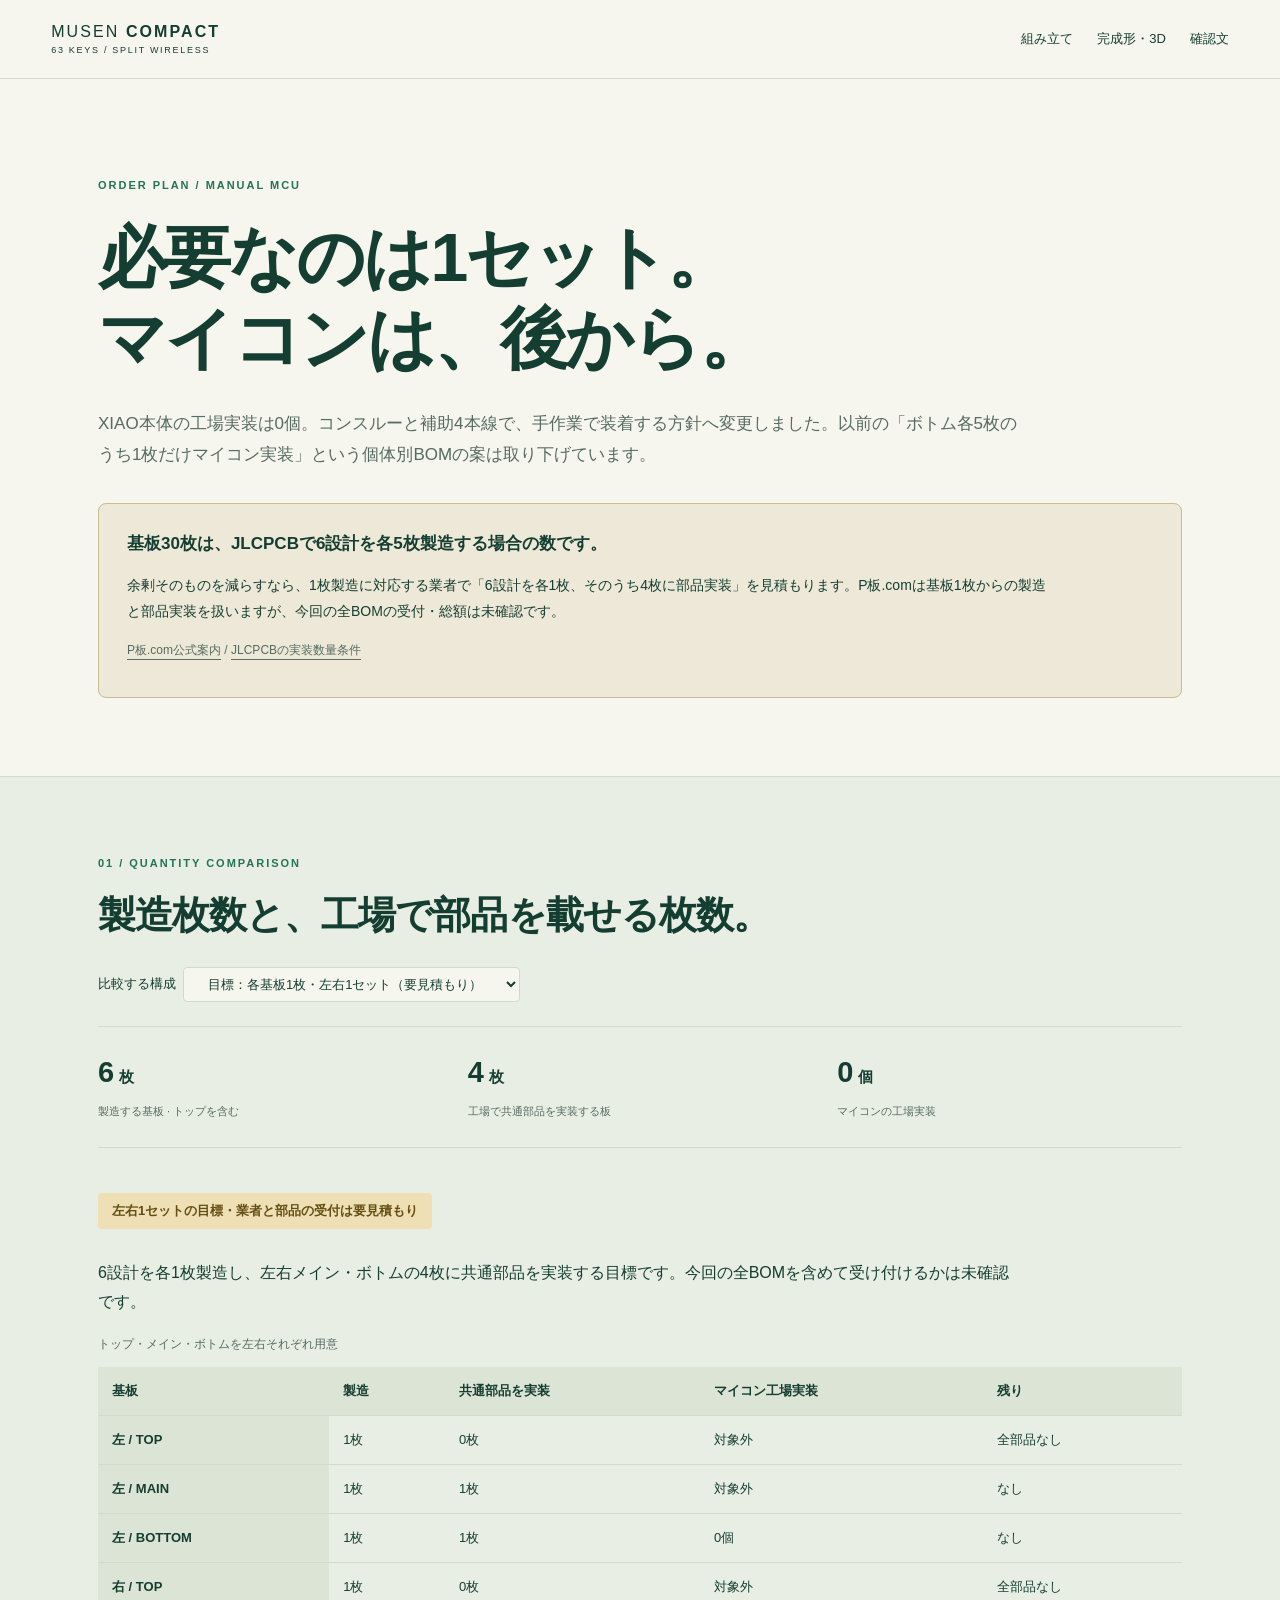
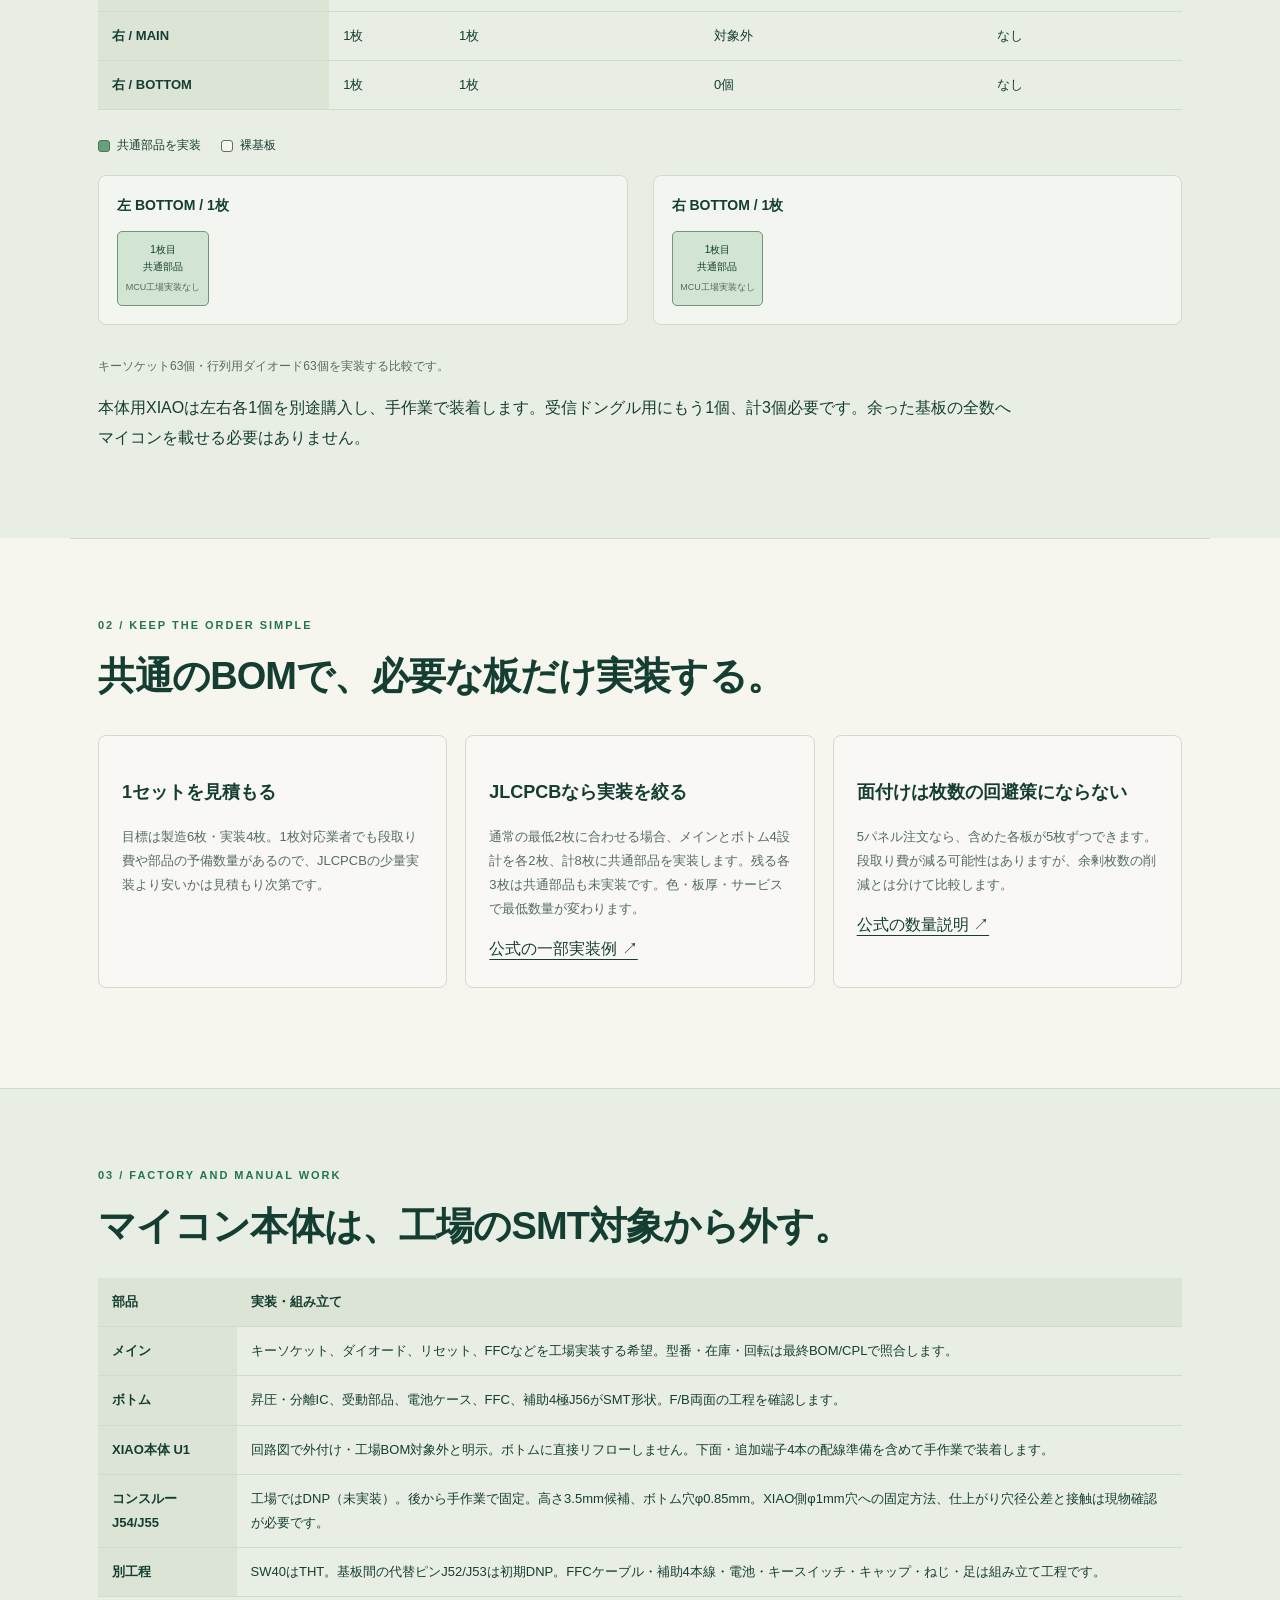
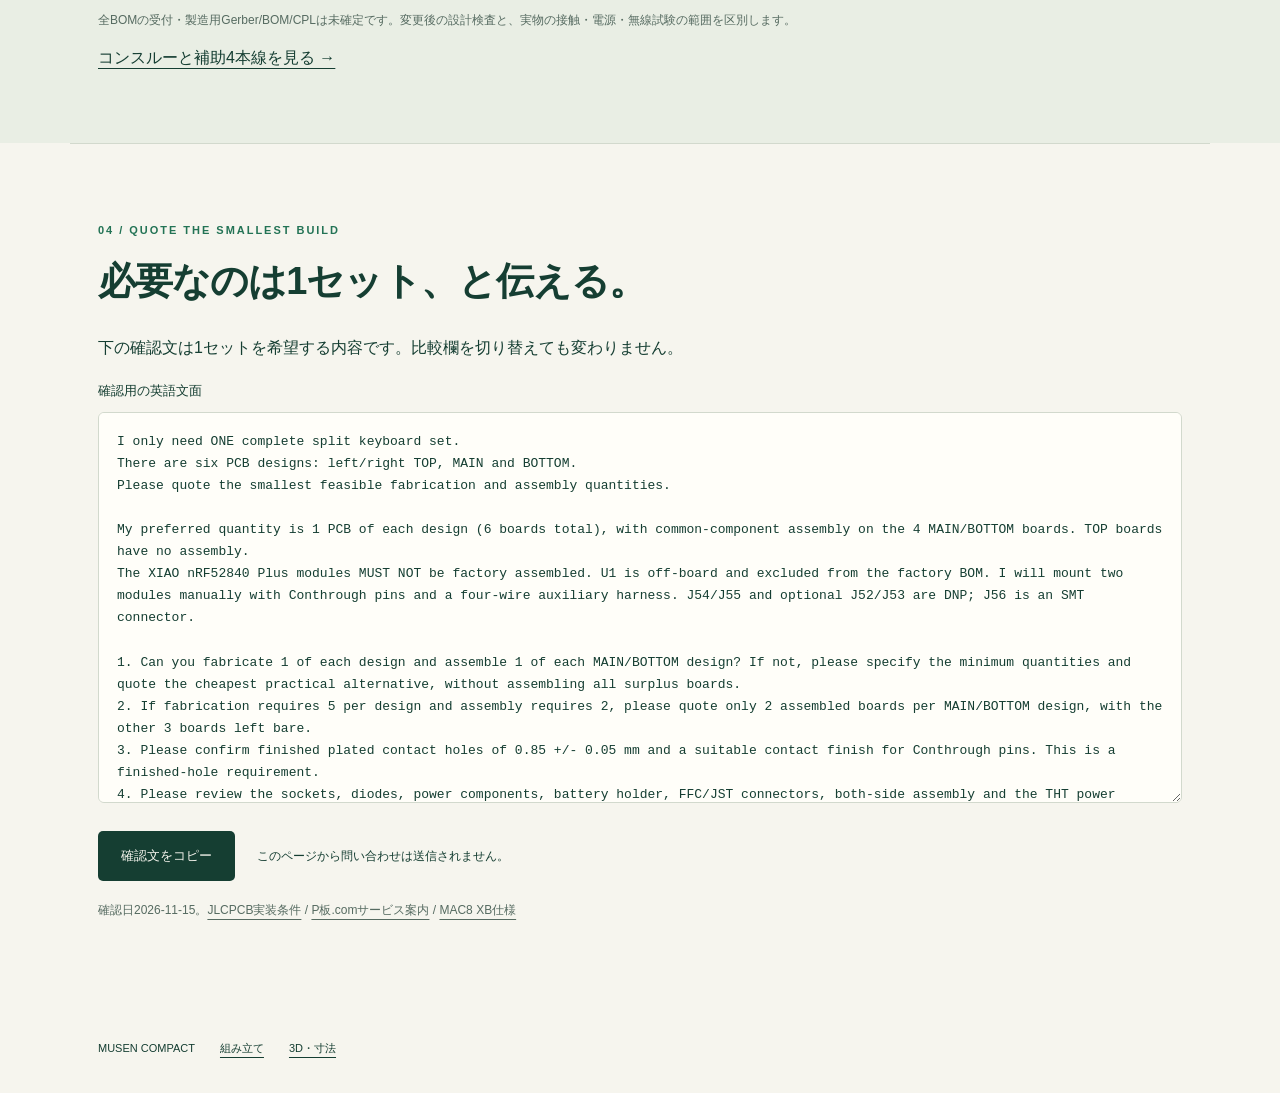
<file: ordering.html>
<!doctype html><html lang="ja"><head><meta charset="utf-8"><meta name="viewport" content="width=device-width,initial-scale=1"><title>必要なのは1セット｜MUSEN COMPACT 発注検討</title>
  <link rel="canonical" href="https://naoki7091.github.io/keyboard-guide/ordering.html"><meta name="description" content="1セットを作るための基板製造と実装数量。マイコンはコンスルーで後から装着。"><link rel="stylesheet" href="styles.css"><link rel="stylesheet" href="ordering.css"><script defer src="ordering.js"></script></head><body><a class="skip-order" href="#comparison">数量比較へ</a><header><a class="brand" href="index.html">MUSEN <b>COMPACT</b><span>63 KEYS / SPLIT WIRELESS</span></a><nav><a href="index.html">組み立て</a><a href="explorer.html">完成形・3D</a><a href="#inquiry">確認文</a></nav></header><main>
<section class="hero wrap order-hero"><p class="eyebrow">ORDER PLAN / MANUAL MCU</p><h1>必要なのは1セット。<br>マイコンは、後から。</h1><p class="lead">XIAO本体の工場実装は0個。コンスルーと補助4本線で、手作業で装着する方針へ変更しました。以前の「ボトム各5枚のうち1枚だけマイコン実装」という個体別BOMの案は取り下げています。</p><div class="order-callout"><strong>基板30枚は、JLCPCBで6設計を各5枚製造する場合の数です。</strong><p>余剰そのものを減らすなら、1枚製造に対応する業者で「6設計を各1枚、そのうち4枚に部品実装」を見積もります。P板.comは基板1枚からの製造と部品実装を扱いますが、今回の全BOMの受付・総額は未確認です。</p><p class="note"><a href="https://www.p-ban.com/customer_support/pdf/p-ban_about_hq.pdf">P板.com公式案内</a> / <a href="https://jlcpcb.com/capabilities/pcb-assembly-capabilities">JLCPCBの実装数量条件</a></p></div></section>
<section id="comparison" class="section pale"><div class="wrap"><p class="eyebrow">01 / QUANTITY COMPARISON</p><h2>製造枚数と、工場で部品を載せる枚数。</h2><div class="controls"><label for="order-scenario">比較する構成 <select id="order-scenario"><option value="requested">目標：各基板1枚・左右1セット（要見積もり）</option><option value="minimum">JLC比較：製造各5枚、実装各2枚</option><option value="all">参考：製造・実装とも各5枚</option></select></label></div><div id="order-result" aria-live="polite" aria-atomic="true"><div class="stats order-stats"><div><strong id="pcb-total">6<span>枚</span></strong><small>製造する基板 · トップを含む</small></div><div><strong id="assembly-total">4<span>枚</span></strong><small>工場で共通部品を実装する板</small></div><div><strong id="mcu-total">0<span>個</span></strong><small>マイコンの工場実装</small></div></div><p id="scenario-status" class="scenario-status pending">左右1セットの目標・業者と部品の受付は要見積もり</p><p id="scenario-note">6設計を各1枚製造し、左右メイン・ボトムの4枚に共通部品を実装する目標です。今回の部品を含めて受け付けるかは未確認です。</p><div class="table-scroll"><table class="quantity-table"><caption>トップ・メイン・ボトムを左右それぞれ用意</caption><thead><tr><th>基板</th><th>製造</th><th>共通部品を実装</th><th>マイコン工場実装</th><th>残り</th></tr></thead><tbody id="order-rows"><tr><th>左 / TOP</th><td>1枚</td><td>0枚</td><td>対象外</td><td>部品なし</td></tr><tr><th>左 / MAIN</th><td>1枚</td><td>1枚</td><td>対象外</td><td>なし</td></tr><tr><th>左 / BOTTOM</th><td>1枚</td><td>1枚</td><td>0個</td><td>なし</td></tr><tr><th>右 / TOP</th><td>1枚</td><td>0枚</td><td>対象外</td><td>部品なし</td></tr><tr><th>右 / MAIN</th><td>1枚</td><td>1枚</td><td>対象外</td><td>なし</td></tr><tr><th>右 / BOTTOM</th><td>1枚</td><td>1枚</td><td>0個</td><td>なし</td></tr></tbody></table></div><div class="lot-key"><span><i class="common-dot"></i>共通部品を実装</span><span><i class="bare-dot"></i>裸基板</span></div><div id="bottom-lots" class="bottom-lots"></div><p id="socket-total" class="note">キーソケット63個・行列用ダイオード63個を実装する目標です。</p></div><p>本体用XIAOは左右各1個を別途購入し、手作業で装着します。受信ドングル用にもう1個、計3個必要です。余った基板の全数へマイコンを載せる必要はありません。</p></div></section>
<section class="section wrap"><p class="eyebrow">02 / KEEP THE ORDER SIMPLE</p><h2>共通のBOMで、必要な板だけ実装する。</h2><div class="layer-grid"><article><h3>1セットを見積もる</h3><p>目標は製造6枚・実装4枚。1枚対応業者でも段取り費や部品の予備数量があるので、JLCPCBの少量実装より安いかは見積もり次第です。</p></article><article><h3>JLCPCBなら実装を絞る</h3><p>通常の最低2枚に合わせる場合、メインとボトム4設計を各2枚、計8枚に共通部品を実装します。残る各3枚は共通部品も未実装です。色・板厚・サービスで最低数量が変わります。</p><a href="https://jlcpcb.com/blog/reduce-pcb-assembly-cost-prototype">公式の一部実装例 ↗</a></article><article><h3>面付けは枚数の回避策にならない</h3><p>5パネル注文なら、含めた各板が5枚ずつできます。段取り費が減る可能性はありますが、余剰枚数の削減とは分けて比較します。</p><a href="https://jlcpcb.com/help/article/how-do-i-order-a-panel">公式の数量説明 ↗</a></article></div></section>
<section class="section pale" id="scope"><div class="wrap"><p class="eyebrow">03 / FACTORY AND MANUAL WORK</p><h2>マイコン本体は、工場のSMT対象から外す。</h2><div class="table-scroll"><table><thead><tr><th>部品</th><th>実装・組み立て</th></tr></thead><tbody><tr><th>メイン</th><td>キーソケット、ダイオード、リセット、FFCなどを工場実装する希望。型番・在庫・回転は最終BOM/CPLで照合します。</td></tr><tr><th>ボトム</th><td>昇圧・分離IC、受動部品、電池ケース、FFC、補助4極J56がSMT形状。F/B両面の工程を確認します。</td></tr><tr><th>XIAO本体 U1</th><td>回路図で外付け・工場BOM対象外と明示。ボトムに直接リフローしません。下面・追加端子4本の配線準備を含めて手作業で装着します。</td></tr><tr><th>コンスルー J54/J55</th><td>工場ではDNP（未実装）。後から手作業で固定。高さ3.5mm候補、ボトム穴φ0.85mm。XIAO側φ1mm穴への固定方法、仕上がり穴径公差と接触は現物確認が必要です。</td></tr><tr><th>別工程</th><td>SW40はTHT。基板間の代替ピンJ52/J53は初期DNP。FFCケーブル・補助4本線・電池・キースイッチ・キャップ・ねじ・足は組み立て工程です。</td></tr></tbody></table></div><p class="note">全BOMの受付・製造用Gerber/BOM/CPLは未確定です。変更後の設計検査と、実物の接触・電源・無線試験の範囲を区別します。</p><a href="index.html#mcu-mount">コンスルーと補助4本線を見る →</a></div></section>
<section class="section wrap" id="inquiry"><p class="eyebrow">04 / QUOTE THE SMALLEST BUILD</p><h2>必要なのは1セット、と伝える。</h2><p>下の確認文は1セットを希望する内容です。比較欄を切り替えても変わりません。</p><label class="inquiry-label" for="inquiry-text">確認用の英語文面</label><textarea id="inquiry-text" rows="16" readonly spellcheck="false">I only need ONE complete split keyboard set.
There are six PCB designs: left/right TOP, MAIN and BOTTOM.
Please quote the smallest feasible fabrication and assembly quantities.

My preferred quantity is 1 PCB of each design (6 boards total), with common-component assembly on the 4 MAIN/BOTTOM boards. TOP boards have no assembly.
The XIAO nRF52840 Plus modules MUST NOT be factory assembled. U1 is off-board and excluded from the factory BOM. I will mount two modules manually with Conthrough pins and a four-wire auxiliary harness. J54/J55 and optional J52/J53 are DNP; J56 is an SMT connector.

1. Can you fabricate 1 of each design and assemble 1 of each MAIN/BOTTOM design? If not, please specify the minimum quantities and quote the cheapest practical alternative, without assembling all surplus boards.
2. If fabrication requires 5 per design and assembly requires 2, please quote only 2 assembled boards per MAIN/BOTTOM design, with the other 3 boards left bare.
3. Please confirm finished plated contact holes of 0.85 +/- 0.05 mm and a suitable contact finish for Conthrough pins. This is a finished-hole requirement.
4. Please review the sockets, diodes, power components, battery holder, FFC/JST connectors, both-side assembly and the THT power switch. Please identify setup, component overage and shipping costs separately.

No order has been placed. Final Gerber/BOM/CPL files will be supplied after the feasibility review.</textarea><div class="copy-row"><button class="button" id="copy-inquiry" type="button">確認文をコピー</button><p id="copy-status" role="status">このページから問い合わせは送信されません。</p></div><p class="note">確認日2026-11-15。<a href="https://jlcpcb.com/capabilities/pcb-assembly-capabilities">JLCPCB実装条件</a> / <a href="https://www.p-ban.com/customer_support/pdf/p-ban_about_hq.pdf">P板.comサービス案内</a> / <a href="https://www.mac8sdk.co.jp/uploads/entry_meta/file_value/1117/mac8_2022r103_jp-xb.pdf">MAC8 XB仕様</a></p></section></main><footer class="wrap">MUSEN COMPACT <a href="index.html">組み立て</a><a href="explorer.html">3D・寸法</a></footer><noscript>初期表示は1セットの見積もり目標です。確認文は選択してコピーできます。</noscript></body></html>
</file>
<file: styles.css>
:root{--ink:#153e32;--muted:#566b61;--paper:#f6f5ee;--green:#237355;--line:#d2d9cd;--accent:#d8eb75}*{box-sizing:border-box}html{scroll-behavior:smooth;scroll-padding-top:90px}body{margin:0;color:var(--ink);background:var(--paper);font-family:Inter,"Yu Gothic UI",Meiryo,sans-serif;line-height:1.85}a{color:inherit;text-underline-offset:5px}header{padding:20px 4vw;display:flex;align-items:center;justify-content:space-between;gap:20px;border-bottom:1px solid var(--line);background:#f6f5eef5;position:sticky;top:0;z-index:3}.brand{text-decoration:none;letter-spacing:.13em;line-height:1.5}.brand span{display:block;font-size:9px;letter-spacing:.19em}nav{display:flex;gap:24px;font-size:13px}nav a{text-decoration:none}.wrap{max-width:1140px;margin:auto;padding-left:28px;padding-right:28px}.hero{padding-top:85px;padding-bottom:78px}.eyebrow{font-size:11px;letter-spacing:.18em;font-weight:700;color:var(--green)}h1{font-size:clamp(38px,6.6vw,77px);letter-spacing:-.04em;line-height:1.2;margin:22px 0 28px}h2{font-size:clamp(25px,3.2vw,38px);line-height:1.45;letter-spacing:-.025em;margin:14px 0 24px}h3{font-size:18px;line-height:1.7}p{max-width:920px}.lead{font-size:17px;color:var(--muted)}.stats{display:grid;grid-template-columns:1fr 1fr 1.4fr;border-top:1px solid var(--line);border-bottom:1px solid var(--line);margin:42px 0 32px;padding:22px 0;gap:25px}.stats strong{font-size:29px;display:block;line-height:1.6}.stats strong span{font-size:15px;margin-left:5px}.stats small{font-size:11px;color:var(--muted)}.button{display:inline-block;background:var(--ink);color:var(--paper);padding:13px 23px;border-radius:5px;text-decoration:none;font-size:14px}.note{font-size:12px;color:var(--muted);line-height:1.85}.section{padding-top:65px;padding-bottom:70px;border-top:1px solid var(--line)}.pale{background:#e9eee4}.dark{background:#153e32;color:#edf1e5}.dark .eyebrow{color:var(--accent)}.dark .note{color:#b4c9bd}.controls{display:flex;gap:12px 24px;flex-wrap:wrap;margin:24px 0;font-size:13px}.controls label{display:flex;align-items:center;gap:7px}input[type=checkbox]{accent-color:#5b986c;width:17px;height:17px}select{background:var(--paper);border:1px solid var(--line);border-radius:4px;padding:8px 20px;font:inherit;color:var(--ink)}.usage-view{background:#204b3d;border:1px solid #4c6d5c;border-radius:12px;overflow:auto}.usage-view svg{display:block;width:100%;min-width:730px;height:auto}.usage-key{cursor:pointer;outline:none}.usage-key:focus rect,.usage-key:hover rect{stroke:#a1b76b;stroke-width:1}.usage-key:focus text{font-weight:800}.data-line{stroke:#95d7dd;stroke-width:3;fill:none;stroke-dasharray:8 8;animation:flow 1.2s linear infinite}.power-line{stroke:#e4bd75;stroke-width:3;fill:none;stroke-dasharray:4 6}.power-labels{display:flex;justify-content:space-between;font-size:13px;gap:20px}.status{border-left:3px solid var(--accent);padding:8px 15px;background:#204b3d;min-height:48px}.layer-grid,.verification-grid{display:grid;grid-template-columns:repeat(3,1fr);gap:18px;margin:30px 0}.layer-grid article,.verification-grid article{border:1px solid var(--line);padding:23px;border-radius:8px;background:#ffffff50}.layer-grid span{font-size:12px;font-weight:700;letter-spacing:.15em;color:var(--green)}.layer-grid p,.verification-grid p{font-size:13px;color:var(--muted)}.pcb-frame{background:#edf1e8;border:1px solid var(--line);border-radius:9px;padding:22px}.pcb-frame svg{display:block;max-width:820px;width:100%;margin:auto}.steps{counter-reset:step;padding:0;list-style:none}.steps li{counter-increment:step;position:relative;padding:8px 0 20px 65px;border-bottom:1px solid var(--line)}.steps li:before{content:counter(step,decimal-leading-zero);position:absolute;left:0;top:20px;font-size:23px;color:#56846b}.steps p{font-size:14px}.two-col{display:grid;grid-template-columns:1fr 1fr;gap:20px;margin:35px 0}figure{margin:0}figure img{width:100%;border:1px solid var(--line);border-radius:8px;background:var(--paper)}figcaption{font-size:11px;color:var(--muted);margin-top:8px}.table-scroll{overflow:auto}table{border-collapse:collapse;width:100%;font-size:13px;text-align:left}td,th{padding:12px 14px;border-bottom:1px solid var(--line);vertical-align:top}th{font-weight:700;background:#dce5d5}td small{display:block;color:var(--muted)}.chain{padding:20px 24px;background:#e5ecd9;border-left:4px solid var(--green);font-size:15px;line-height:2.2}.verification-grid article strong{display:block;font-size:24px}.verification-grid article small{font-size:11px;color:var(--muted)}.file-list{display:flex;flex-wrap:wrap;gap:15px;border-top:1px solid var(--line);margin-top:35px;padding-top:20px;font-size:13px}.file-list h3{width:100%;margin:0}.file-list p{width:100%}footer{display:flex;flex-wrap:wrap;gap:25px;font-size:11px;padding-top:35px;padding-bottom:35px}noscript{display:block;padding:20px}button,a,input,select{-webkit-tap-highlight-color:transparent}a:focus-visible,input:focus-visible,select:focus-visible{outline:3px solid #729568;outline-offset:4px}@keyframes flow{to{stroke-dashoffset:-32}}@media(max-width:780px){header{position:static;align-items:flex-start;padding:18px 22px}nav{gap:10px 16px;flex-wrap:wrap;justify-content:flex-end;max-width:220px;font-size:11px}.wrap{padding-left:22px;padding-right:22px}.hero{padding-top:48px}.stats{grid-template-columns:1fr 1fr;gap:20px}.stats>div:last-child{grid-column:1/-1}.layer-grid,.verification-grid{grid-template-columns:1fr}.two-col{grid-template-columns:1fr}.section{padding-top:40px;padding-bottom:45px}.steps li{padding-left:45px}.pcb-frame{padding:8px}.power-labels{font-size:11px}.lead{font-size:15px}.controls{gap:14px}.stats strong{font-size:25px}}@media(prefers-reduced-motion:reduce){html{scroll-behavior:auto}.data-line{animation:none}}@media print{header{position:static}nav,.controls{display:none}.section,.hero{padding-top:25px;padding-bottom:25px}.dark{background:white;color:black}.dark .note{color:#555}.usage-view{background:white}.data-line{animation:none}}

.connection-cards article{border:1px solid var(--line);border-radius:8px;padding:24px;background:#ffffff60}.connection-cards p{font-size:14px}.connection-readout{padding:12px 16px;border-left:3px solid var(--green);background:#e5ecd9;font-size:13px}.pin-locator{max-height:850px;object-fit:contain}.order-link{padding:18px 22px;background:#e5ecd9;border-left:3px solid var(--green)}button:focus-visible{outline:3px solid #729568;outline-offset:4px}
</file>
<file: explorer.css>
.explorer-page{background:#f6f5f0}.e-wrap{max-width:1500px;margin:auto;padding-left:clamp(18px,4vw,64px);padding-right:clamp(18px,4vw,64px)}.e-header{min-height:76px;display:flex;align-items:center;justify-content:space-between;padding:16px 4vw;gap:20px;border-bottom:1px solid #d7ded6}.e-header nav{display:flex;gap:26px;font-size:12px}.e-header a:hover{color:#1b6952}.e-intro{padding-top:44px;padding-bottom:30px;display:flex;align-items:flex-end;justify-content:space-between;gap:30px}.e-intro .eyebrow{margin-bottom:10px}.e-intro h1{font-size:clamp(30px,3.5vw,49px);letter-spacing:-.045em}.e-mobile-br{display:none}.e-lead{color:#65746e;font-size:13px;line-height:1.9;margin:16px 0 0}.e-intro-facts{display:flex;gap:28px;padding-bottom:5px}.e-intro-facts span{display:flex;flex-direction:column;font-size:10px;color:#65746e;white-space:nowrap}.e-intro-facts b{font-weight:500;font-size:27px;color:#1b6952;letter-spacing:-.04em}.e-workbench{padding-bottom:50px}.e-toolbar{display:flex;justify-content:space-between;align-items:center;gap:14px;margin-bottom:16px;flex-wrap:wrap}.e-segmented{display:flex;gap:3px;padding:4px;background:#e6ebe2;border-radius:6px;max-width:100%;overflow:auto}.e-segmented button{background:transparent;border:0;color:#65746e;padding:10px 16px;white-space:nowrap;font-size:12px;border-radius:4px;min-height:44px}.e-segmented button[aria-pressed=true]{background:#1b6952;color:white}.e-side{display:flex;align-items:center;gap:10px;font-size:11px;color:#65746e}.e-side select{border:1px solid #c9d3c5;border-radius:5px;padding:10px 12px;background:#f6f5f0;color:#294b3a;font-size:12px;min-height:44px}.e-view-grid{display:grid;grid-template-columns:minmax(0,1fr) 282px;gap:20px;align-items:start}.e-stage-column{min-width:0}.e-stage{height:clamp(420px,57vh,680px);position:relative;overflow:hidden;border:1px solid #d1dbcd;border-radius:12px;background:radial-gradient(ellipse at 48% 35%,#f8f9f4 0%,#e9eee4 62%,#dfe6d8 100%)}.e-stage:fullscreen{height:100vh;width:100vw;border:0;border-radius:0}.e-viewport{position:absolute;inset:0}.e-viewport canvas{width:100%;height:100%;display:block;touch-action:none;outline-offset:-4px}.e-viewport canvas:focus-visible{outline:3px solid #bd963e}.e-viewport img{width:100%;height:100%;object-fit:contain;padding:30px}.e-viewport #viewer-loading{position:absolute;bottom:85px;left:50%;transform:translateX(-50%);background:#f6f5f0ed;border:1px solid #c9d5c2;border-radius:7px;padding:12px 20px;font-size:12px;color:#486349;max-width:80%;text-align:center}.e-stage-badge{position:absolute;z-index:2;top:17px;left:19px;display:flex;align-items:center;gap:8px;pointer-events:none;font-size:10px;color:#536b56;letter-spacing:.04em}.e-live-dot{width:6px;height:6px;background:#58866b;border-radius:50%}.e-camera-bar{position:absolute;z-index:2;left:14px;bottom:15px;display:flex;gap:2px;background:#f6f5f0ec;border:1px solid #cad7c4;padding:3px;border-radius:6px;backdrop-filter:blur(10px)}.e-camera-bar button{border:0;background:transparent;padding:8px 11px;border-radius:3px;font-size:11px;color:#576b57;min-height:40px}.e-camera-bar button[aria-pressed=true]{color:#1b6952;background:#dde7d5}.e-zoom-bar{position:absolute;z-index:2;right:14px;bottom:15px;display:flex;gap:3px;background:#f6f5f0ec;border:1px solid #cad7c4;padding:3px;border-radius:6px}.e-zoom-bar button{border:0;background:transparent;color:#45634b;min-width:40px;min-height:40px;padding:7px;font-size:18px;border-radius:3px}.e-zoom-bar #fullscreen-view{font-size:10px;padding:7px 10px}.e-zoom-bar button:hover,.e-camera-bar button:hover{background:#dce7d5}.e-gestures{display:flex;gap:14px;align-items:center;flex-wrap:wrap;padding:13px 2px 5px;font-size:10px;color:#788471}.e-gestures b{font-weight:500;color:#3b5a42}.e-gestures button{margin-left:auto;color:#4e6f53;border:0;background:transparent;padding:5px 0;font-size:10px;min-height:32px}.e-model-note{font-size:10px;color:#7d8977;line-height:1.8;margin:4px 2px 0}.e-controls{border:1px solid #d7dfd1;background:#f8f8f2;border-radius:10px;padding:5px 20px}.e-controls section{padding:17px 0;border-bottom:1px solid #dde3d6}.e-controls section:last-child{border:0}.e-controls h2{font-size:13px;font-weight:600;margin-bottom:12px;letter-spacing:0}.e-panel-title{display:flex;justify-content:space-between;align-items:center}.e-panel-title output{font-size:11px;color:#6c8266;text-align:right}.e-controls input[type=range]{width:100%;margin:0;display:block;height:28px;accent-color:#3c7954}.e-range-ends{display:flex;justify-content:space-between;font-size:9px;color:#75836e}.e-small{font-size:10px;color:#7b8776;line-height:1.8;margin:10px 0 0}.e-layer-toggles{display:grid;grid-template-columns:1fr 1fr;gap:3px 8px;margin-bottom:12px}.e-layer-toggles label{display:flex;align-items:center;font-size:10px;gap:5px;padding:6px 0;min-height:36px;white-space:nowrap;cursor:pointer}.e-controls input[type=checkbox]{accent-color:#327650;width:15px;height:15px;margin:0}.e-swatch{width:9px;height:9px;border:1px solid #bdc7b3;border-radius:2px;display:inline-block}.swatch-keys{background:#e9e4d6}.swatch-top{background:#c2cabb}.swatch-main{background:#3b7059}.swatch-bottom{background:#224a3b}.e-check{display:flex;align-items:center;gap:8px;font-size:10px;margin-top:6px;min-height:30px;cursor:pointer}.e-inspector .eyebrow{font-size:9px;margin:0 0 11px}.e-inspector h2{font-size:15px;line-height:1.6;margin-bottom:10px}.e-inspector p{font-size:11px;color:#6c7b66;line-height:1.9;margin-bottom:12px;overflow-wrap:anywhere}.e-inspector dl{font-size:10px;margin:0 0 15px}.e-inspector dl div{display:flex;justify-content:space-between;gap:10px;border-bottom:1px solid #e2e7dc;padding:5px 0}.e-inspector dt{color:#7a8675}.e-inspector dd{margin:0;text-align:right;color:#3c5a43;overflow-wrap:anywhere}.e-outline-button{border:1px solid #bccdb5;background:transparent;color:#386145;width:100%;border-radius:4px;min-height:39px;padding:9px;font-size:10px}.e-outline-button:not(:disabled):hover{background:#e6edde}.e-shortcuts{display:flex;align-items:center;gap:10px;flex-wrap:wrap;margin-top:18px;font-size:11px}.e-shortcuts>span{color:#788571;margin-right:3px;font-size:10px}.e-shortcuts button{border:1px solid #cbd8c4;border-radius:20px;min-height:40px;background:#f0f3e9;padding:8px 15px;color:#3c6547;font-size:11px}.e-shortcuts button:hover{border-color:#679775;background:#e4ecd9}.e-dimensions{margin-top:22px;border-color:#d7dfd0}.e-dimensions summary{font-size:11px;color:#67805d}.e-dimensions p{font-size:11px;color:#7a8673;line-height:1.9;max-width:1000px;margin:15px 0 0}.e-parts-section{padding-top:45px;padding-bottom:65px;border-top:1px solid #d7dfd0}.e-parts-heading{display:flex;align-items:flex-end;justify-content:space-between;gap:25px;margin-bottom:25px}.e-parts-heading .eyebrow{margin-bottom:8px}.e-parts-heading h2{font-size:clamp(24px,2.6vw,34px)}.e-parts-heading p:not(.eyebrow){font-size:12px;color:#7a8673;margin:12px 0 0}.e-search{display:flex;flex-direction:column;gap:6px;min-width:260px}.e-search span{font-size:10px;color:#7a8673}.e-search input{border:1px solid #c6d3bc;border-radius:5px;background:#f8f8f2;color:#244f37;font-size:12px;padding:13px 15px;min-height:45px;width:100%}.e-parts-tools{display:flex;align-items:center;justify-content:space-between;gap:15px;flex-wrap:wrap;margin-bottom:20px}.e-filters{display:flex;gap:6px;flex-wrap:wrap}.e-filters button{background:transparent;border:1px solid #d5dece;border-radius:5px;color:#71816a;padding:8px 14px;font-size:11px;min-height:40px}.e-filters button[aria-pressed=true]{background:#244f37;border-color:#244f37;color:#f1f5e9}#parts-count{font-size:10px;color:#7a8673;margin:0}.e-parts-notice{display:grid;grid-template-columns:180px 1fr;gap:20px;background:#e8ede0;border-left:3px solid #86a477;padding:16px 20px;margin-bottom:24px;font-size:11px;color:#6b7e60}.e-parts-notice b{color:#42613f;font-weight:600}.e-parts-notice p{margin:0;line-height:1.9}.e-parts-grid{display:grid;grid-template-columns:repeat(3,minmax(0,1fr));gap:16px}.e-part-card{border:1px solid #d5dfcd;background:#f9faf4;border-radius:9px;padding:21px;display:flex;flex-direction:column;min-width:0}.e-part-card.selected{border-color:#6c9878;box-shadow:0 0 0 1px #6c9878}.e-part-meta{display:flex;justify-content:space-between;align-items:center;gap:12px;font-size:9px;color:#7a8a70;margin-bottom:10px}.e-part-meta span:first-child{letter-spacing:.06em}.e-part-meta b{font-weight:500;color:#2d5a3b;font-size:18px}.e-part-meta b small{font-size:10px;margin-left:4px}.e-part-card h3{font-size:16px;color:#2d4d35;line-height:1.6}.e-part-model{font-size:11px;color:#78866d;line-height:1.8;margin:6px 0 13px;overflow-wrap:anywhere}.e-part-description{font-size:11px;color:#6f7e64;line-height:1.9;margin:0 0 16px}.e-part-badges{display:flex;gap:5px;flex-wrap:wrap;margin-top:auto;margin-bottom:16px}.e-part-badges span{font-size:9px;color:#718064;background:#edf1e5;padding:4px 7px;border-radius:3px}.e-part-badges .verified{color:#286345;background:#dfecdc}.e-part-actions{display:flex;justify-content:space-between;align-items:center;gap:10px;flex-wrap:wrap;padding-top:12px;border-top:1px solid #e0e6d9}.e-part-actions button{border:0;background:transparent;color:#387247;font-size:11px;padding:5px 0;min-height:34px}.e-part-links{display:flex;gap:11px;flex-wrap:wrap}.e-part-links a{color:#7f8d74;font-size:9px;text-decoration:underline;text-underline-offset:3px}.e-empty{padding:50px 10px;text-align:center;font-size:13px;color:#7b8773}.e-bottom-note{display:flex;align-items:center;justify-content:space-between;gap:35px;padding-top:45px;padding-bottom:45px;background:#e8ede0}.e-bottom-note .eyebrow{font-size:9px;margin-bottom:9px}.e-bottom-note h2{font-size:22px}.e-bottom-note p:not(.eyebrow){font-size:11px;color:#6b7f60;max-width:750px;margin:12px 0 0}.e-bottom-note .button{white-space:nowrap}.e-sr-only{position:absolute;width:1px;height:1px;overflow:hidden;clip:rect(0,0,0,0)}.explorer-page [hidden]{display:none!important}
@media(max-width:1100px){.e-view-grid{grid-template-columns:minmax(0,1fr) 250px;gap:15px}.e-controls{padding:4px 15px}.e-intro-facts{gap:20px}.e-intro-facts b{font-size:24px}.e-parts-grid{grid-template-columns:repeat(2,minmax(0,1fr))}.e-stage{height:510px}}
@media(max-width:760px){.e-header{padding:14px 20px;flex-wrap:wrap;gap:8px}.e-header nav{gap:22px;font-size:11px}.e-header .brand{font-size:10px}.e-intro{display:block;padding-top:28px;padding-bottom:22px}.e-intro h1{font-size:32px}.e-intro-facts{margin-top:20px;gap:28px}.e-intro-facts b{font-size:22px}.e-lead{font-size:12px;margin-top:12px}.e-toolbar{gap:10px}.e-segmented{width:100%;justify-content:space-between}.e-segmented button{padding:9px 10px;font-size:11px;flex:1}.e-side{margin-left:auto}.e-side select{padding:7px 12px;min-height:39px}.e-view-grid{grid-template-columns:1fr}.e-stage{height:480px;min-height:380px}.e-stage-badge{font-size:9px;top:14px;left:15px}.e-camera-bar{left:9px;bottom:10px}.e-camera-bar button{font-size:10px;padding:7px 9px;min-height:38px}.e-zoom-bar{right:9px;bottom:10px}.e-zoom-bar button{min-width:34px;min-height:38px;font-size:16px}.e-zoom-bar #fullscreen-view{display:none}.e-gestures{gap:6px 14px;font-size:9px;padding:10px 0 0}.e-gestures button{margin:0 0 0 auto}.e-model-note{font-size:9px}.e-controls{display:grid;grid-template-columns:1fr 1fr;padding:4px 16px;gap:0 20px}.e-controls section{padding:15px 0}.e-controls section:first-child{border:0}.e-controls .e-inspector{grid-column:1/-1;border-top:1px solid #dde3d6;padding-top:17px;display:grid;grid-template-columns:1fr auto;gap:0 15px}.e-inspector .eyebrow{grid-column:1/-1}.e-inspector h2{font-size:14px}.e-inspector p{font-size:10px;margin-bottom:8px}.e-inspector .e-outline-button{width:130px;align-self:center}.e-layer-toggles label{font-size:9px}.e-check{font-size:9px;min-height:28px}.e-shortcuts{gap:7px;margin-top:17px}.e-shortcuts>span{width:100%}.e-shortcuts button{font-size:10px;min-height:40px;padding:8px 13px}.e-workbench{padding-bottom:35px}.e-parts-section{padding-top:32px;padding-bottom:40px}.e-parts-heading{display:block}.e-parts-heading h2{font-size:26px}.e-parts-heading p:not(.eyebrow){font-size:11px}.e-search{margin-top:20px;min-width:0}.e-parts-tools{gap:10px}.e-filters{gap:5px}.e-filters button{font-size:10px;padding:8px 10px;min-height:40px}.e-parts-notice{grid-template-columns:1fr;gap:6px;padding:13px 16px;font-size:10px}.e-part-card{padding:17px}.e-part-card h3{font-size:15px}.e-parts-grid{gap:12px}.e-bottom-note{display:block;padding-top:28px;padding-bottom:30px}.e-bottom-note h2{font-size:23px}.e-bottom-note .button{margin-top:20px}.explorer-page footer{font-size:8px;flex-wrap:wrap;gap:10px}}
@media(max-width:480px){.e-parts-grid{grid-template-columns:1fr}.e-stage{height:440px}.e-intro-facts{justify-content:space-between;gap:12px}.e-intro-facts span{font-size:9px}.e-controls{gap:0 13px;padding:2px 13px}.e-controls h2{font-size:12px}.e-controls .e-inspector{grid-template-columns:1fr}.e-inspector .e-outline-button{width:100%;margin-top:4px}.e-layer-toggles{gap:0 4px}.e-layer-toggles label{gap:4px}.e-layer-toggles .e-swatch{display:none}.e-camera-bar button{padding:6px 8px}.e-zoom-bar button{min-width:33px}.e-gestures button{width:100%;text-align:right}.e-segmented button{padding:9px 7px;font-size:10px}}
@media(prefers-reduced-motion:reduce){html{scroll-behavior:auto}}
.e-size-section{padding-top:38px;padding-bottom:48px;border-top:1px solid #d8dfd2;scroll-margin-top:90px}.e-size-heading h2{font-size:clamp(25px,3vw,36px);line-height:1.4;margin:8px 0 12px}.e-size-heading>p:last-child{font-size:14px;color:#536457}.e-size-grid{display:grid;grid-template-columns:minmax(0,.9fr) minmax(0,1.1fr);gap:36px;margin-top:26px;align-items:start}.e-size-visual{border:1px solid #d4dece;border-radius:18px;background:#edf1e7;padding:25px;min-width:0}.e-height-hero>span{font-size:13px;color:#536457}.e-height-hero strong{display:block;font-size:clamp(38px,5vw,58px);line-height:1.35;color:#1b6952;font-variant-numeric:tabular-nums}.e-height-hero strong small{font-size:22px}.e-height-hero p{font-size:13px;margin-top:4px;color:#536457}.e-height-select{display:flex;flex-wrap:wrap;align-items:center;gap:10px;margin-top:20px;font-size:12px}.e-height-select select{font:inherit;max-width:100%;min-height:44px;padding:8px 12px;border:1px solid #b5c6b6;border-radius:8px;background:#fff;color:#28463a}.e-height-diagram{margin-top:10px}.e-height-diagram svg{display:block;width:100%;height:auto;font-family:inherit}.e-size-caption{font-size:12px;line-height:1.8;color:#536457}.e-size-breakdown{min-width:0}.e-size-breakdown h3{font-size:18px;margin:0 0 8px}.e-size-breakdown>p{font-size:13px;line-height:1.9;color:#536457}.e-height-table{width:100%;border-collapse:collapse;font-size:13px;margin-top:18px}.e-height-table th,.e-height-table td{padding:12px 8px;border-bottom:1px solid #d8dfd2;text-align:left;line-height:1.7;vertical-align:top}.e-height-table thead{font-size:11px;color:#536457}.e-height-table tbody th{font-weight:500}.e-height-table tbody td:nth-child(2){font-weight:700;white-space:nowrap;font-variant-numeric:tabular-nums}.e-height-table td:last-child{font-size:11px;color:#536457}.e-size-breakdown .e-height-formula{background:#e7ece0;border-radius:8px;padding:12px;font-size:12px;overflow-wrap:anywhere;font-variant-numeric:tabular-nums}.e-size-facts{margin-top:18px;font-size:12px}.e-size-facts>div{display:flex;justify-content:space-between;gap:15px;padding:10px 0;border-bottom:1px dashed #d1dbcc}.e-size-facts dt{color:#536457;line-height:1.7}.e-size-facts dd{margin:0;white-space:nowrap;font-weight:700;font-variant-numeric:tabular-nums}.e-size-note{margin-top:24px;border-left:3px solid #ad8b3f;background:#f3eedf;padding:16px 20px;font-size:13px;line-height:1.9;color:#5d563e}.e-size-note b{display:block;margin-bottom:5px}
@media(max-width:900px){.e-size-grid{grid-template-columns:1fr;gap:24px}.e-size-visual{display:grid;grid-template-columns:1fr 1.2fr;gap:0 15px;align-items:start}.e-height-diagram{grid-column:2;grid-row:1/4}.e-height-select{display:block}.e-height-select select{display:block;margin-top:10px}.e-size-caption{grid-column:1/-1}}
@media(max-width:540px){.e-size-section{padding-top:28px;padding-bottom:32px}.e-size-grid{margin-top:20px}.e-size-visual{display:block;padding:18px}.e-height-select{display:flex;margin-top:14px}.e-height-select select{margin:0}.e-height-table{font-size:12px}.e-height-table th,.e-height-table td{padding:10px 5px}.e-height-table td:last-child{font-size:10px}.e-size-facts>div{gap:10px}.e-size-facts>div:first-child{flex-wrap:wrap;gap:4px}.e-size-note{padding:13px 15px;font-size:12px}.e-header nav{flex-wrap:wrap;gap:8px 18px}}
@media(max-width:760px){.e-camera-bar button{min-height:44px}.e-zoom-bar button{min-width:40px;min-height:44px;font-size:19px}.e-part-actions button,.e-filters button,.e-shortcuts button{min-height:44px}}
@media(max-width:380px){.e-camera-bar{right:9px;justify-content:space-around}.e-camera-bar button{flex:1}.e-zoom-bar{bottom:67px}}
@media(max-width:760px){.e-part-description,.e-part-model{font-size:12px}.e-part-badges span{font-size:10px}.e-inspector p{font-size:12px}.e-controls h2{font-size:13px}.e-model-note{font-size:10px}}
</file>
<file: ordering.css>
.skip-order{position:absolute;left:20px;top:-100px;z-index:10;background:var(--paper);padding:12px}.skip-order:focus{top:10px}.order-hero h1{font-size:clamp(40px,6vw,68px)}.order-callout{margin-top:32px;padding:24px 28px;background:#ede8d7;border:1px solid #c9bc91;border-radius:8px}.order-callout>strong{font-size:17px}.order-callout p{font-size:14px}.order-callout .note{font-size:12px}.order-stats{grid-template-columns:repeat(3,1fr);margin-top:24px}.scenario-status{display:inline-block;padding:6px 14px;border-radius:4px;font-size:13px;font-weight:700}.pending{background:#eee0b4;color:#654e15}.comparison{background:#d7e4d5;color:#244e36}.quantity-table{min-width:640px}.quantity-table caption{text-align:left;font-size:12px;color:var(--muted);padding-bottom:12px}.lot-key{display:flex;gap:20px;flex-wrap:wrap;font-size:12px;margin-top:24px}.lot-key span{display:flex;align-items:center;gap:7px}.lot-key i{width:12px;height:12px;display:inline-block;border:1px solid #56735d;border-radius:3px}.common-dot{background:#65a17b}.mcu-dot{background:#d4bb6b}.bare-dot{background:#f6f5ee}.bottom-lots{display:grid;grid-template-columns:1fr 1fr;gap:25px;margin:18px 0 30px}.lot-group{background:#ffffff70;border:1px solid var(--line);border-radius:8px;padding:18px}.lot-group h3{margin:0 0 14px;font-size:14px}.lot-board-row{display:grid;grid-template-columns:repeat(5,minmax(0,1fr));gap:8px}.lot-board{border:1px solid #71957a;border-radius:5px;padding:9px 3px;background:var(--paper);text-align:center;font-size:10px;line-height:1.7}.lot-board.populated{background:#d2e5d2}.lot-board span{display:block}.lot-board .module{background:#dfcc87;color:#52441c;border-radius:2px;margin:5px 1px;padding:4px 1px;font-size:9px}.lot-board .omitted{color:#52685a;font-size:9px;margin-top:5px}.inquiry-label{display:block;font-size:13px;margin-bottom:9px}textarea{width:100%;padding:18px;border:1px solid var(--line);border-radius:6px;background:#fffef9;color:var(--ink);font:13px/1.7 ui-monospace,Consolas,monospace;resize:vertical}.copy-row{display:flex;align-items:center;gap:22px;flex-wrap:wrap;margin:18px 0}.copy-row button{font:inherit;font-size:13px;border:0;cursor:pointer}.copy-row p{font-size:12px}.source-details{border-top:1px solid var(--line);margin-top:28px;padding-top:20px;font-size:13px}.source-details summary{cursor:pointer}button:focus-visible,textarea:focus-visible{outline:3px solid #729568;outline-offset:4px}#order-scenario{max-width:100%;white-space:normal}.controls label{max-width:100%}@media(max-width:780px){.bottom-lots{grid-template-columns:1fr}.order-stats{grid-template-columns:1fr 1fr}.order-stats>div:last-child{grid-column:1/-1}.order-callout{padding:20px}.controls label{display:block}.controls select{display:block;margin-top:8px;width:100%;padding-left:10px;font-size:12px}.copy-row{gap:8px}}@media print{.copy-row button{display:none}.bottom-lots{break-inside:avoid}.order-callout{background:white}textarea{height:auto;min-height:470px}}
</file>
